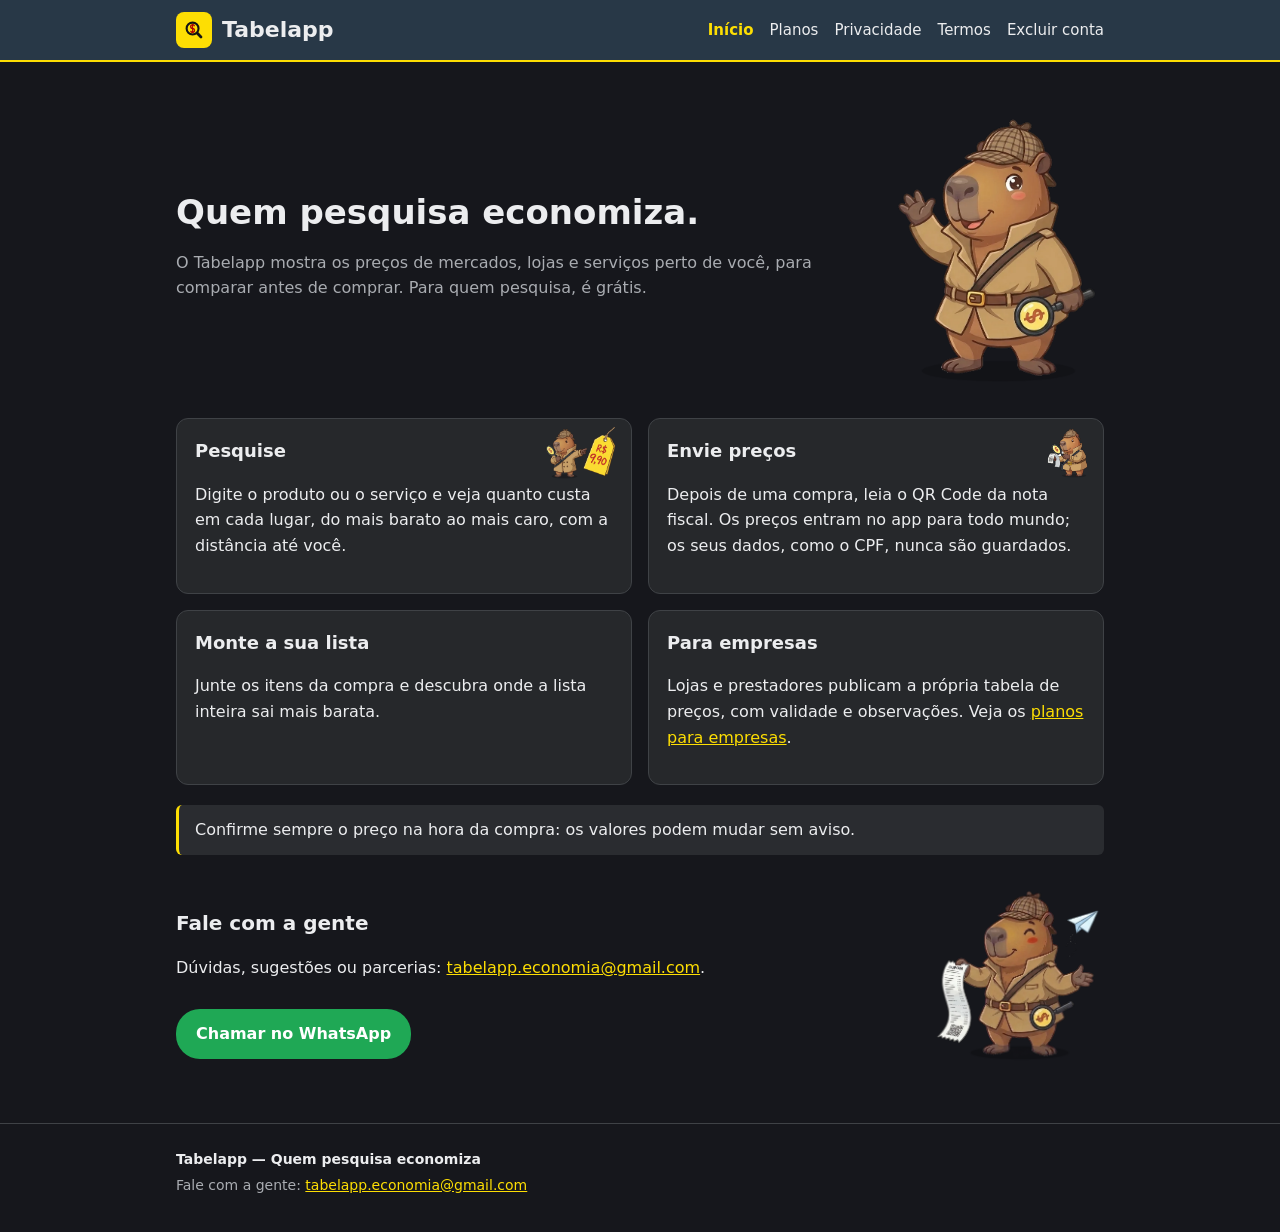
<file: site/index.html>
<!doctype html>
<html lang="pt-BR">
<head>
<meta charset="utf-8">
<meta name="viewport" content="width=device-width, initial-scale=1">
<title>Tabelapp — Quem pesquisa economiza</title>
<meta name="description" content="Compare preços de mercados, lojas e serviços perto de você antes de comprar. Grátis para quem pesquisa.">
<meta name="theme-color" content="#283847">
<link rel="icon" href="data:image/svg+xml,<svg viewBox='0 0 108 108' fill='none' stroke-linecap='round'><rect width='108' height='108' rx='24' fill='%23FDDE03'/><g transform='translate(2 4) translate(54 54) scale(1.05) translate(-54 -54)'><path d='M61,59 L72,70' stroke='%23141414' stroke-width='8'/><path d='M31,46 A17,17 0 1,1 65,46 A17,17 0 1,1 31,46 Z' fill='%23FDDE03' stroke='%23141414' stroke-width='6'/><path d='M48,34.5 L48,57.5' stroke='%23B00000' stroke-width='3'/><path d='M52.8,37.8 A5.5,5.5 0 1,0 48,46 A5.5,5.5 0 1,1 43.2,54.2' stroke='%23B00000' stroke-width='4'/></g></svg>">
<link rel="stylesheet" href="style.css?v=efd0feaf">
<script src="config.js" defer></script>
</head>
<body>
<header class="topo"><div class="barra">
<a class="marca" href="index.html"><svg viewBox="0 0 108 108" aria-hidden="true" fill="none" stroke-linecap="round"><rect width="108" height="108" rx="24" fill="#FDDE03"/><g transform="translate(2 4) translate(54 54) scale(1.05) translate(-54 -54)"><path d="M61,59 L72,70" stroke="#141414" stroke-width="8"/><path d="M31,46 A17,17 0 1,1 65,46 A17,17 0 1,1 31,46 Z" fill="#FDDE03" stroke="#141414" stroke-width="6"/><path d="M48,34.5 L48,57.5" stroke="#B00000" stroke-width="3"/><path d="M52.8,37.8 A5.5,5.5 0 1,0 48,46 A5.5,5.5 0 1,1 43.2,54.2" stroke="#B00000" stroke-width="4"/></g></svg><span>Tabelapp</span></a>
<nav aria-label="Páginas"><a href="index.html" aria-current="page">Início</a> <a href="planos.html">Planos</a> <a href="privacidade.html">Privacidade</a> <a href="termos.html">Termos</a> <a href="excluir-conta.html">Excluir conta</a></nav>
</div></header>
<main>
<section class="hero ilustrada">
<div class="texto-ilustrado">
<h1>Quem pesquisa economiza.</h1>
<p class="sub">O Tabelapp mostra os preços de mercados, lojas e serviços perto de você, para comparar antes de comprar. Para quem pesquisa, é grátis.</p>
</div>
<img class="ilustra ilustra-topo" src="img/tabelinha-acenando.webp" width="569" height="742" alt="Tabelinha, a capivara detetive do Tabelapp, acenando com uma lupa" fetchpriority="high" decoding="async">
</section>

<div class="grade">
<div class="cartao com-ilustra">
<img class="ilustra ilustra-cartao" src="img/tabelinha-etiqueta-preco.webp" width="900" height="639" alt="Tabelinha, a capivara detetive do Tabelapp, apontando para uma etiqueta de preço de R$ 9,90" loading="lazy" decoding="async">
<div class="texto-cartao">
<h3>Pesquise</h3>
<p>Digite o produto ou o serviço e veja quanto custa em cada lugar, do mais barato ao mais caro, com a distância até você.</p>
</div>
</div>
<div class="cartao com-ilustra">
<img class="ilustra ilustra-cartao" src="img/tabelinha-lupa-cupom.webp" width="609" height="735" alt="Tabelinha, a capivara detetive do Tabelapp, olhando um cupom fiscal com a lupa" loading="lazy" decoding="async">
<div class="texto-cartao">
<h3>Envie preços</h3>
<p>Depois de uma compra, leia o QR Code da nota fiscal. Os preços entram no app para todo mundo; os seus dados, como o CPF, nunca são guardados.</p>
</div>
</div>
<div class="cartao">
<h3>Monte a sua lista</h3>
<p>Junte os itens da compra e descubra onde a lista inteira sai mais barata.</p>
</div>
<div class="cartao">
<h3>Para empresas</h3>
<p>Lojas e prestadores publicam a própria tabela de preços, com validade e observações. Veja os <a href="planos.html">planos para empresas</a>.</p>
</div>
</div>

<div class="aviso">Confirme sempre o preço na hora da compra: os valores podem mudar sem aviso.</div>

<section class="ilustrada">
<div class="texto-ilustrado">
<h2>Fale com a gente</h2>
<p>Dúvidas, sugestões ou parcerias: <a href="mailto:tabelapp.economia@gmail.com?subject=Contato%20pelo%20site">tabelapp.economia@gmail.com</a>.</p>
<p><a class="botao whatsapp" data-whatsapp="Olá! Vim pelo site do Tabelapp." hidden>Chamar no WhatsApp</a></p>
</div>
<img class="ilustra ilustra-lado" src="img/tabelinha-compartilhando-nota.webp" width="714" height="742" alt="Tabelinha, a capivara detetive do Tabelapp, segurando um cupom fiscal e enviando um avião de papel" loading="lazy" decoding="async">
</section>
</main>
<footer><div class="barra">
<p><strong>Tabelapp — Quem pesquisa economiza</strong></p>
<p>Fale com a gente: <a href="mailto:tabelapp.economia@gmail.com">tabelapp.economia@gmail.com</a></p>
</div></footer>
</body>
</html>
</file>
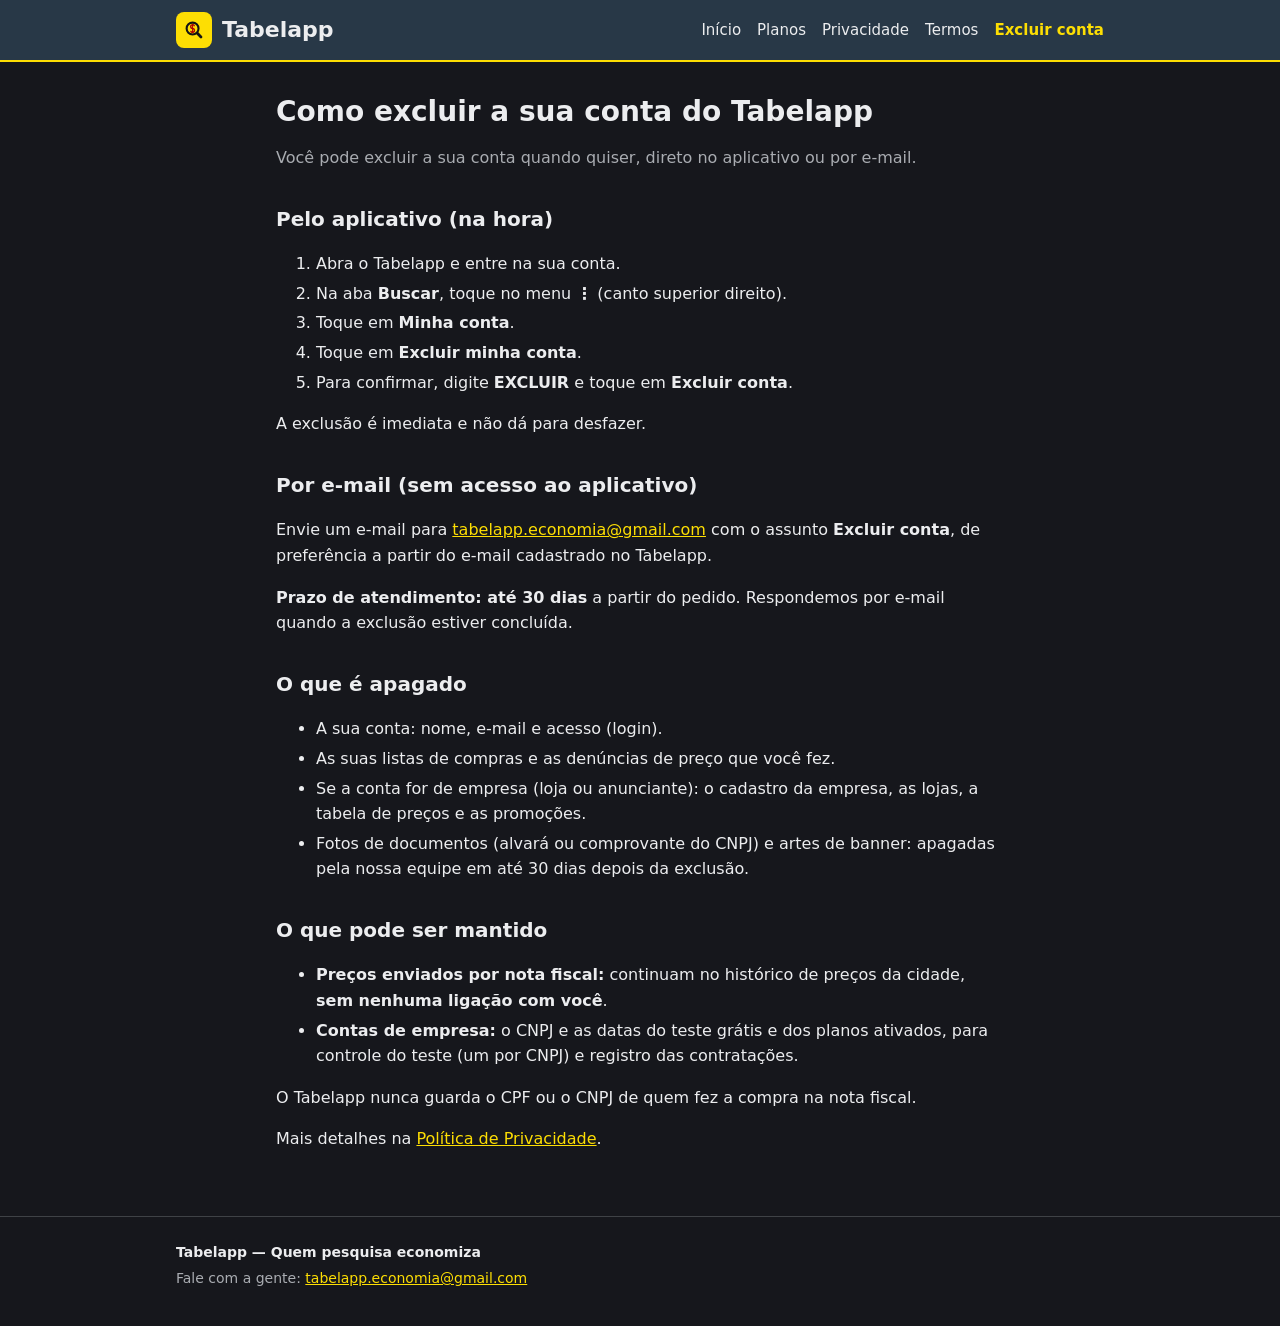
<file: site/excluir-conta.html>
<!doctype html>
<html lang="pt-BR">
<head>
<meta charset="utf-8">
<meta name="viewport" content="width=device-width, initial-scale=1">
<title>Excluir conta — Tabelapp</title>
<meta name="description" content="Como excluir a sua conta do Tabelapp e os seus dados, pelo app ou por e-mail.">
<meta name="theme-color" content="#283847">
<link rel="icon" href="data:image/svg+xml,<svg viewBox='0 0 108 108' fill='none' stroke-linecap='round'><rect width='108' height='108' rx='24' fill='%23FDDE03'/><g transform='translate(2 4) translate(54 54) scale(1.05) translate(-54 -54)'><path d='M61,59 L72,70' stroke='%23141414' stroke-width='8'/><path d='M31,46 A17,17 0 1,1 65,46 A17,17 0 1,1 31,46 Z' fill='%23FDDE03' stroke='%23141414' stroke-width='6'/><path d='M48,34.5 L48,57.5' stroke='%23B00000' stroke-width='3'/><path d='M52.8,37.8 A5.5,5.5 0 1,0 48,46 A5.5,5.5 0 1,1 43.2,54.2' stroke='%23B00000' stroke-width='4'/></g></svg>">
<link rel="stylesheet" href="style.css?v=efd0feaf">
<script src="config.js" defer></script>
</head>
<body>
<header class="topo"><div class="barra">
<a class="marca" href="index.html"><svg viewBox="0 0 108 108" aria-hidden="true" fill="none" stroke-linecap="round"><rect width="108" height="108" rx="24" fill="#FDDE03"/><g transform="translate(2 4) translate(54 54) scale(1.05) translate(-54 -54)"><path d="M61,59 L72,70" stroke="#141414" stroke-width="8"/><path d="M31,46 A17,17 0 1,1 65,46 A17,17 0 1,1 31,46 Z" fill="#FDDE03" stroke="#141414" stroke-width="6"/><path d="M48,34.5 L48,57.5" stroke="#B00000" stroke-width="3"/><path d="M52.8,37.8 A5.5,5.5 0 1,0 48,46 A5.5,5.5 0 1,1 43.2,54.2" stroke="#B00000" stroke-width="4"/></g></svg><span>Tabelapp</span></a>
<nav aria-label="Páginas"><a href="index.html">Início</a> <a href="planos.html">Planos</a> <a href="privacidade.html">Privacidade</a> <a href="termos.html">Termos</a> <a href="excluir-conta.html" aria-current="page">Excluir conta</a></nav>
</div></header>
<main class="texto">
<h1>Como excluir a sua conta do Tabelapp</h1>
<p class="sub">Você pode excluir a sua conta quando quiser, direto no aplicativo ou por e-mail.</p>

<h2>Pelo aplicativo (na hora)</h2>
<ol>
<li>Abra o Tabelapp e entre na sua conta.</li>
<li>Na aba <strong>Buscar</strong>, toque no menu <strong>⋮</strong> (canto superior direito).</li>
<li>Toque em <strong>Minha conta</strong>.</li>
<li>Toque em <strong>Excluir minha conta</strong>.</li>
<li>Para confirmar, digite <strong>EXCLUIR</strong> e toque em <strong>Excluir conta</strong>.</li>
</ol>
<p>A exclusão é imediata e não dá para desfazer.</p>

<h2>Por e-mail (sem acesso ao aplicativo)</h2>
<p>Envie um e-mail para <a href="mailto:tabelapp.economia@gmail.com?subject=Excluir%20conta">tabelapp.economia@gmail.com</a> com o assunto <strong>Excluir conta</strong>, de preferência a partir do e-mail cadastrado no Tabelapp.</p>
<p><strong>Prazo de atendimento: até 30 dias</strong> a partir do pedido. Respondemos por e-mail quando a exclusão estiver concluída.</p>

<h2>O que é apagado</h2>
<ul>
<li>A sua conta: nome, e-mail e acesso (login).</li>
<li>As suas listas de compras e as denúncias de preço que você fez.</li>
<li>Se a conta for de empresa (loja ou anunciante): o cadastro da empresa, as lojas, a tabela de preços e as promoções.</li>
<li>Fotos de documentos (alvará ou comprovante do CNPJ) e artes de banner: apagadas pela nossa equipe em até 30 dias depois da exclusão.</li>
</ul>

<h2>O que pode ser mantido</h2>
<ul>
<li><strong>Preços enviados por nota fiscal:</strong> continuam no histórico de preços da cidade, <strong>sem nenhuma ligação com você</strong>.</li>
<li><strong>Contas de empresa:</strong> o CNPJ e as datas do teste grátis e dos planos ativados, para controle do teste (um por CNPJ) e registro das contratações.</li>
</ul>
<p>O Tabelapp nunca guarda o CPF ou o CNPJ de quem fez a compra na nota fiscal.</p>

<p>Mais detalhes na <a href="privacidade.html">Política de Privacidade</a>.</p>
</main>
<footer><div class="barra">
<p><strong>Tabelapp — Quem pesquisa economiza</strong></p>
<p>Fale com a gente: <a href="mailto:tabelapp.economia@gmail.com">tabelapp.economia@gmail.com</a></p>
</div></footer>
</body>
</html>
</file>
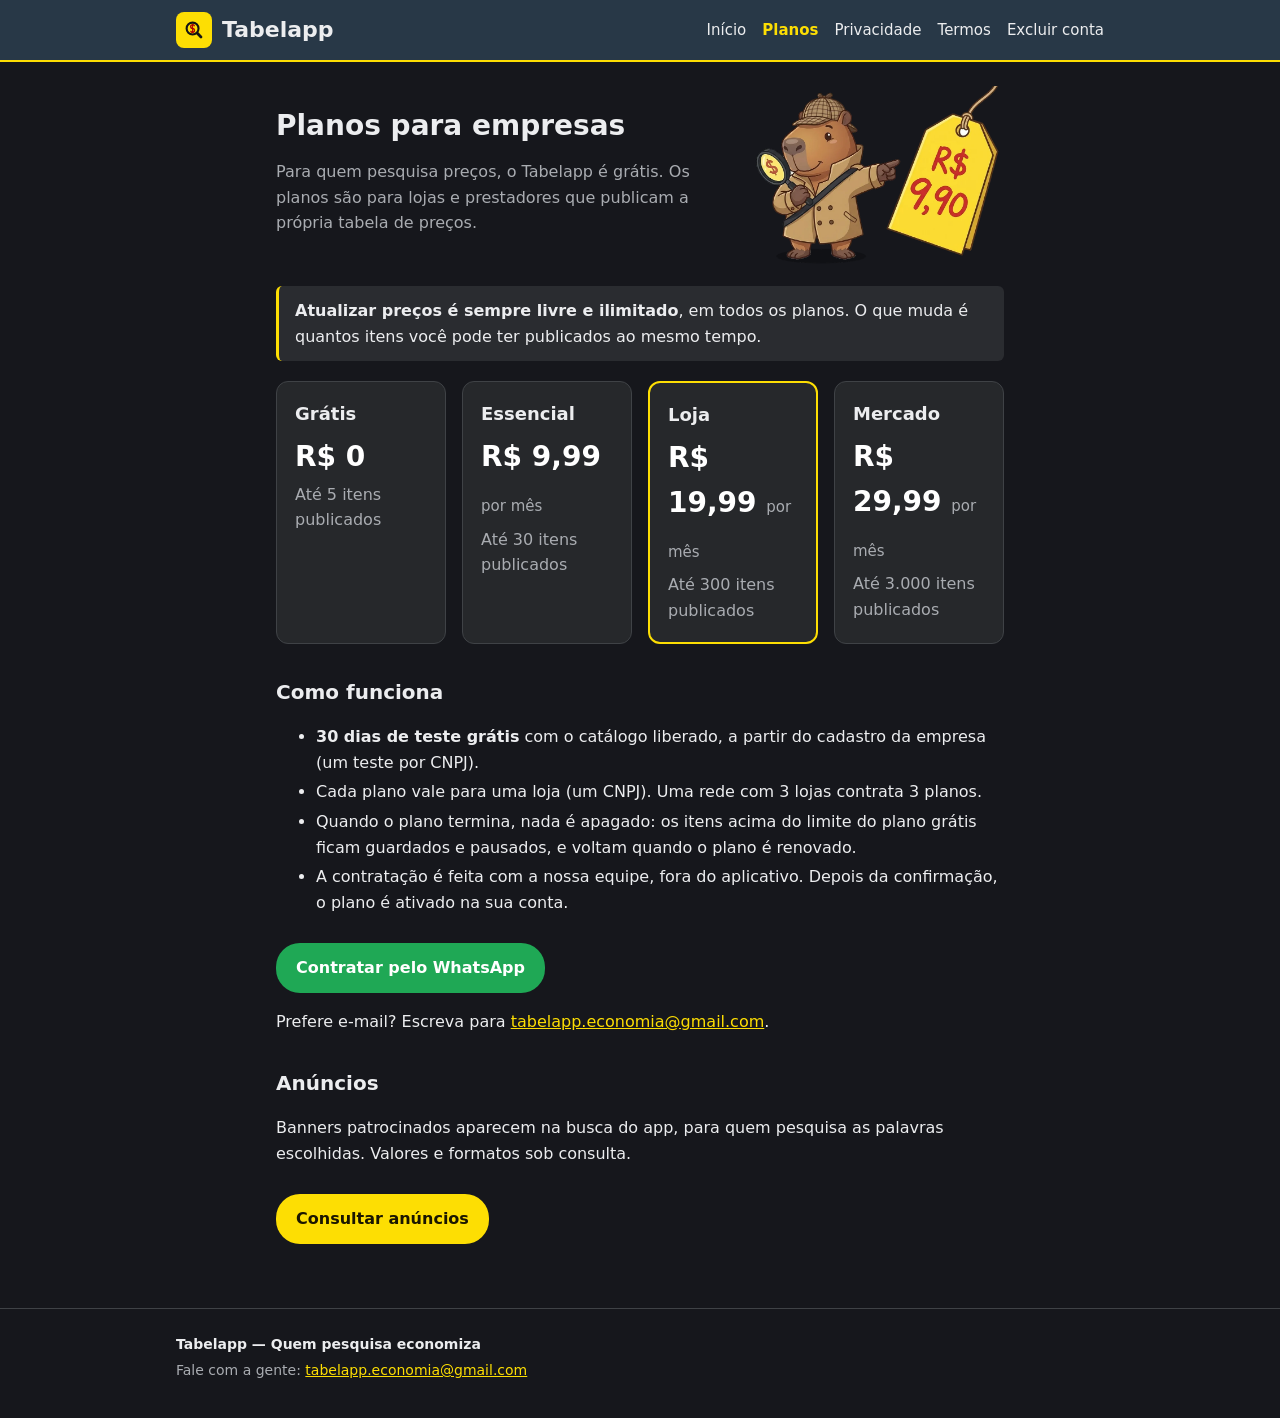
<file: site/planos.html>
<!doctype html>
<html lang="pt-BR">
<head>
<meta charset="utf-8">
<meta name="viewport" content="width=device-width, initial-scale=1">
<title>Planos para empresas — Tabelapp</title>
<meta name="description" content="Planos do Tabelapp para lojas e prestadores: quantos itens ficam publicados ao mesmo tempo. Atualizar preços é sempre livre.">
<meta name="theme-color" content="#283847">
<link rel="icon" href="data:image/svg+xml,<svg viewBox='0 0 108 108' fill='none' stroke-linecap='round'><rect width='108' height='108' rx='24' fill='%23FDDE03'/><g transform='translate(2 4) translate(54 54) scale(1.05) translate(-54 -54)'><path d='M61,59 L72,70' stroke='%23141414' stroke-width='8'/><path d='M31,46 A17,17 0 1,1 65,46 A17,17 0 1,1 31,46 Z' fill='%23FDDE03' stroke='%23141414' stroke-width='6'/><path d='M48,34.5 L48,57.5' stroke='%23B00000' stroke-width='3'/><path d='M52.8,37.8 A5.5,5.5 0 1,0 48,46 A5.5,5.5 0 1,1 43.2,54.2' stroke='%23B00000' stroke-width='4'/></g></svg>">
<link rel="stylesheet" href="style.css?v=efd0feaf">
<script src="config.js" defer></script>
</head>
<body>
<header class="topo"><div class="barra">
<a class="marca" href="index.html"><svg viewBox="0 0 108 108" aria-hidden="true" fill="none" stroke-linecap="round"><rect width="108" height="108" rx="24" fill="#FDDE03"/><g transform="translate(2 4) translate(54 54) scale(1.05) translate(-54 -54)"><path d="M61,59 L72,70" stroke="#141414" stroke-width="8"/><path d="M31,46 A17,17 0 1,1 65,46 A17,17 0 1,1 31,46 Z" fill="#FDDE03" stroke="#141414" stroke-width="6"/><path d="M48,34.5 L48,57.5" stroke="#B00000" stroke-width="3"/><path d="M52.8,37.8 A5.5,5.5 0 1,0 48,46 A5.5,5.5 0 1,1 43.2,54.2" stroke="#B00000" stroke-width="4"/></g></svg><span>Tabelapp</span></a>
<nav aria-label="Páginas"><a href="index.html">Início</a> <a href="planos.html" aria-current="page">Planos</a> <a href="privacidade.html">Privacidade</a> <a href="termos.html">Termos</a> <a href="excluir-conta.html">Excluir conta</a></nav>
</div></header>
<main class="texto">
<section class="ilustrada">
<div class="texto-ilustrado">
<h1>Planos para empresas</h1>
<p class="sub">Para quem pesquisa preços, o Tabelapp é grátis. Os planos são para lojas e prestadores que publicam a própria tabela de preços.</p>
</div>
<img class="ilustra ilustra-lado" src="img/tabelinha-etiqueta-preco.webp" width="900" height="639" alt="Tabelinha, a capivara detetive do Tabelapp, apontando para uma etiqueta de preço de R$ 9,90" fetchpriority="high" decoding="async">
</section>

<div class="aviso"><strong>Atualizar preços é sempre livre e ilimitado</strong>, em todos os planos. O que muda é quantos itens você pode ter publicados ao mesmo tempo.</div>

<div class="grade quatro">
<div class="cartao">
<h3>Grátis</h3>
<p class="preco">R$ 0</p>
<p class="itens">Até 5 itens publicados</p>
</div>
<div class="cartao">
<h3>Essencial</h3>
<p class="preco">R$ 9,99 <small>por mês</small></p>
<p class="itens">Até 30 itens publicados</p>
</div>
<div class="cartao destaque">
<h3>Loja</h3>
<p class="preco">R$ 19,99 <small>por mês</small></p>
<p class="itens">Até 300 itens publicados</p>
</div>
<div class="cartao">
<h3>Mercado</h3>
<p class="preco">R$ 29,99 <small>por mês</small></p>
<p class="itens">Até 3.000 itens publicados</p>
</div>
</div>

<h2>Como funciona</h2>
<ul>
<li><strong>30 dias de teste grátis</strong> com o catálogo liberado, a partir do cadastro da empresa (um teste por CNPJ).</li>
<li>Cada plano vale para uma loja (um CNPJ). Uma rede com 3 lojas contrata 3 planos.</li>
<li>Quando o plano termina, nada é apagado: os itens acima do limite do plano grátis ficam guardados e pausados, e voltam quando o plano é renovado.</li>
<li>A contratação é feita com a nossa equipe, fora do aplicativo. Depois da confirmação, o plano é ativado na sua conta.</li>
</ul>
<p><a class="botao whatsapp" data-whatsapp="Olá! Quero contratar um plano do Tabelapp. Nome da empresa: " hidden>Contratar pelo WhatsApp</a></p>
<p>Prefere e-mail? Escreva para <a href="mailto:tabelapp.economia@gmail.com?subject=Quero%20contratar%20um%20plano%20do%20Tabelapp">tabelapp.economia@gmail.com</a>.</p>

<h2>Anúncios</h2>
<p>Banners patrocinados aparecem na busca do app, para quem pesquisa as palavras escolhidas. Valores e formatos sob consulta.</p>
<p><a class="botao" data-whatsapp="Olá! Quero saber como anunciar no Tabelapp." hidden>Consultar anúncios</a></p>
</main>
<footer><div class="barra">
<p><strong>Tabelapp — Quem pesquisa economiza</strong></p>
<p>Fale com a gente: <a href="mailto:tabelapp.economia@gmail.com">tabelapp.economia@gmail.com</a></p>
</div></footer>
</body>
</html>
</file>
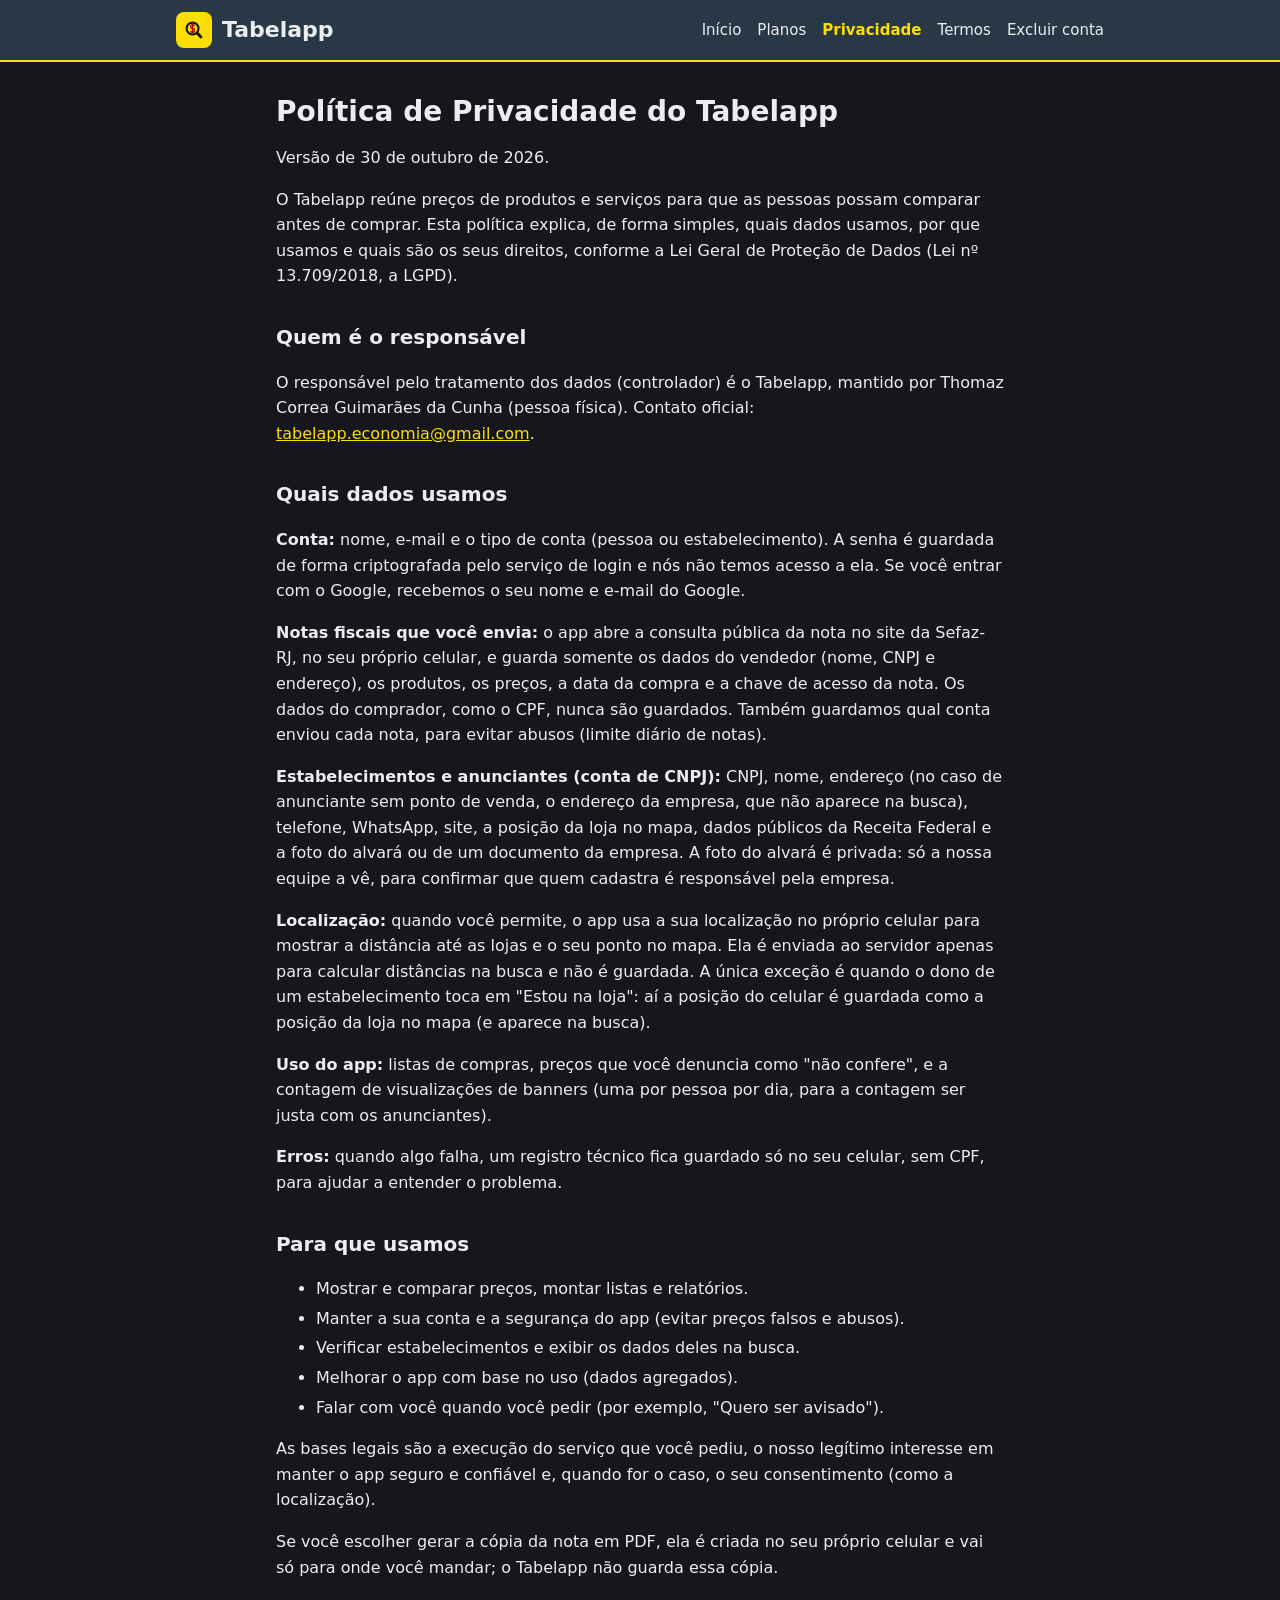
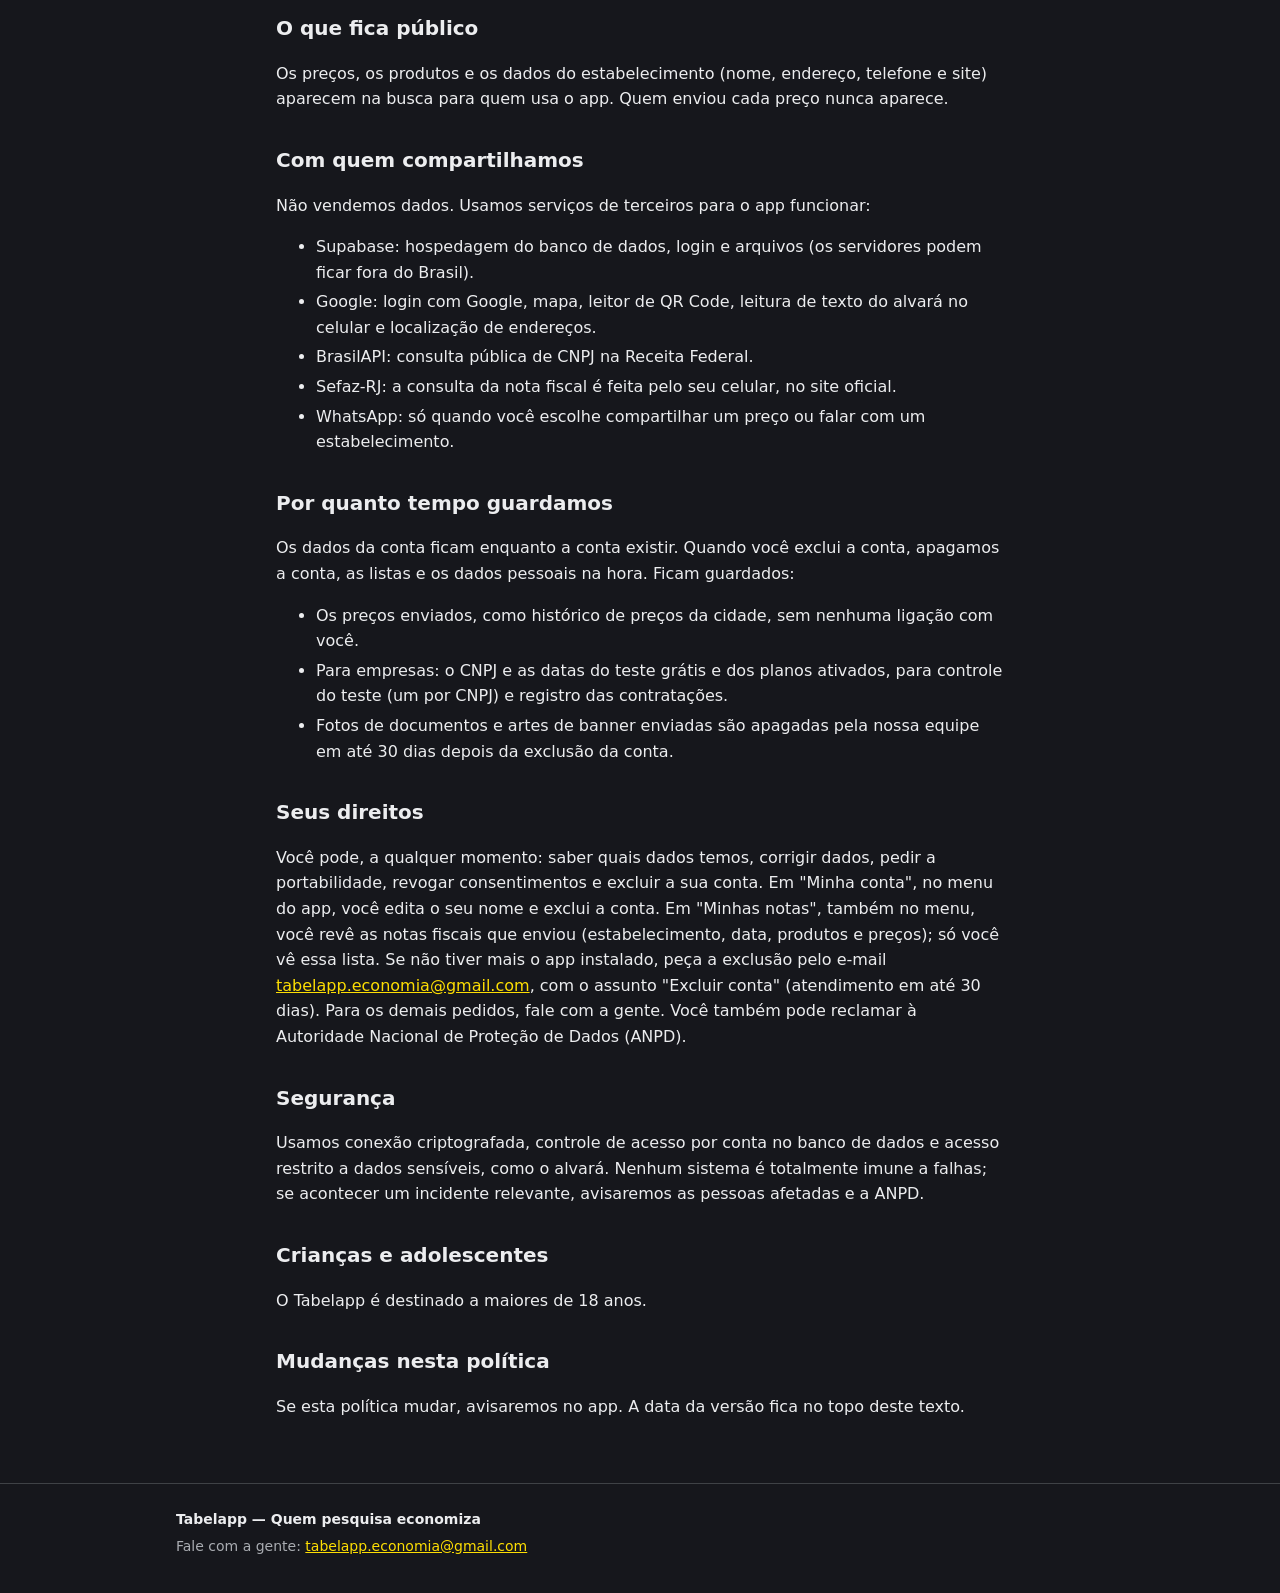
<file: site/privacidade.html>
<!doctype html>
<html lang="pt-BR">
<head>
<meta charset="utf-8">
<meta name="viewport" content="width=device-width, initial-scale=1">
<title>Política de Privacidade do Tabelapp</title>
<meta name="description" content="Tabelapp: compare preços de mercados, lojas e serviços perto de você antes de comprar.">
<meta name="theme-color" content="#283847">
<link rel="icon" href="data:image/svg+xml,<svg viewBox='0 0 108 108' fill='none' stroke-linecap='round'><rect width='108' height='108' rx='24' fill='%23FDDE03'/><g transform='translate(2 4) translate(54 54) scale(1.05) translate(-54 -54)'><path d='M61,59 L72,70' stroke='%23141414' stroke-width='8'/><path d='M31,46 A17,17 0 1,1 65,46 A17,17 0 1,1 31,46 Z' fill='%23FDDE03' stroke='%23141414' stroke-width='6'/><path d='M48,34.5 L48,57.5' stroke='%23B00000' stroke-width='3'/><path d='M52.8,37.8 A5.5,5.5 0 1,0 48,46 A5.5,5.5 0 1,1 43.2,54.2' stroke='%23B00000' stroke-width='4'/></g></svg>">
<link rel="stylesheet" href="style.css?v=efd0feaf">
<script src="config.js" defer></script>
</head>
<body>
<header class="topo"><div class="barra">
<a class="marca" href="index.html"><svg viewBox="0 0 108 108" aria-hidden="true" fill="none" stroke-linecap="round"><rect width="108" height="108" rx="24" fill="#FDDE03"/><g transform="translate(2 4) translate(54 54) scale(1.05) translate(-54 -54)"><path d="M61,59 L72,70" stroke="#141414" stroke-width="8"/><path d="M31,46 A17,17 0 1,1 65,46 A17,17 0 1,1 31,46 Z" fill="#FDDE03" stroke="#141414" stroke-width="6"/><path d="M48,34.5 L48,57.5" stroke="#B00000" stroke-width="3"/><path d="M52.8,37.8 A5.5,5.5 0 1,0 48,46 A5.5,5.5 0 1,1 43.2,54.2" stroke="#B00000" stroke-width="4"/></g></svg><span>Tabelapp</span></a>
<nav aria-label="Páginas"><a href="index.html">Início</a> <a href="planos.html">Planos</a> <a href="privacidade.html" aria-current="page">Privacidade</a> <a href="termos.html">Termos</a> <a href="excluir-conta.html">Excluir conta</a></nav>
</div></header>
<main class="texto">
<h1>Política de Privacidade do Tabelapp</h1>
<p>Versão de 30 de outubro de 2026.</p>
<p>O Tabelapp reúne preços de produtos e serviços para que as pessoas possam comparar antes de comprar. Esta política explica, de forma simples, quais dados usamos, por que usamos e quais são os seus direitos, conforme a Lei Geral de Proteção de Dados (Lei nº 13.709/2018, a LGPD).</p>
<h2>Quem é o responsável</h2>
<p>O responsável pelo tratamento dos dados (controlador) é o Tabelapp, mantido por Thomaz Correa Guimarães da Cunha (pessoa física). Contato oficial: <a href="mailto:tabelapp.economia@gmail.com">tabelapp.economia@gmail.com</a>.</p>
<h2>Quais dados usamos</h2>
<p><strong>Conta:</strong> nome, e-mail e o tipo de conta (pessoa ou estabelecimento). A senha é guardada de forma criptografada pelo serviço de login e nós não temos acesso a ela. Se você entrar com o Google, recebemos o seu nome e e-mail do Google.</p>
<p><strong>Notas fiscais que você envia:</strong> o app abre a consulta pública da nota no site da Sefaz-RJ, no seu próprio celular, e guarda somente os dados do vendedor (nome, CNPJ e endereço), os produtos, os preços, a data da compra e a chave de acesso da nota. Os dados do comprador, como o CPF, nunca são guardados. Também guardamos qual conta enviou cada nota, para evitar abusos (limite diário de notas).</p>
<p><strong>Estabelecimentos e anunciantes (conta de CNPJ):</strong> CNPJ, nome, endereço (no caso de anunciante sem ponto de venda, o endereço da empresa, que não aparece na busca), telefone, WhatsApp, site, a posição da loja no mapa, dados públicos da Receita Federal e a foto do alvará ou de um documento da empresa. A foto do alvará é privada: só a nossa equipe a vê, para confirmar que quem cadastra é responsável pela empresa.</p>
<p><strong>Localização:</strong> quando você permite, o app usa a sua localização no próprio celular para mostrar a distância até as lojas e o seu ponto no mapa. Ela é enviada ao servidor apenas para calcular distâncias na busca e não é guardada. A única exceção é quando o dono de um estabelecimento toca em &quot;Estou na loja&quot;: aí a posição do celular é guardada como a posição da loja no mapa (e aparece na busca).</p>
<p><strong>Uso do app:</strong> listas de compras, preços que você denuncia como &quot;não confere&quot;, e a contagem de visualizações de banners (uma por pessoa por dia, para a contagem ser justa com os anunciantes).</p>
<p><strong>Erros:</strong> quando algo falha, um registro técnico fica guardado só no seu celular, sem CPF, para ajudar a entender o problema.</p>
<h2>Para que usamos</h2>
<ul>
<li>Mostrar e comparar preços, montar listas e relatórios.</li>
<li>Manter a sua conta e a segurança do app (evitar preços falsos e abusos).</li>
<li>Verificar estabelecimentos e exibir os dados deles na busca.</li>
<li>Melhorar o app com base no uso (dados agregados).</li>
<li>Falar com você quando você pedir (por exemplo, &quot;Quero ser avisado&quot;).</li>
</ul>
<p>As bases legais são a execução do serviço que você pediu, o nosso legítimo interesse em manter o app seguro e confiável e, quando for o caso, o seu consentimento (como a localização).</p>
<p>Se você escolher gerar a cópia da nota em PDF, ela é criada no seu próprio celular e vai só para onde você mandar; o Tabelapp não guarda essa cópia.</p>
<h2>O que fica público</h2>
<p>Os preços, os produtos e os dados do estabelecimento (nome, endereço, telefone e site) aparecem na busca para quem usa o app. Quem enviou cada preço nunca aparece.</p>
<h2>Com quem compartilhamos</h2>
<p>Não vendemos dados. Usamos serviços de terceiros para o app funcionar:</p>
<ul>
<li>Supabase: hospedagem do banco de dados, login e arquivos (os servidores podem ficar fora do Brasil).</li>
<li>Google: login com Google, mapa, leitor de QR Code, leitura de texto do alvará no celular e localização de endereços.</li>
<li>BrasilAPI: consulta pública de CNPJ na Receita Federal.</li>
<li>Sefaz-RJ: a consulta da nota fiscal é feita pelo seu celular, no site oficial.</li>
<li>WhatsApp: só quando você escolhe compartilhar um preço ou falar com um estabelecimento.</li>
</ul>
<h2>Por quanto tempo guardamos</h2>
<p>Os dados da conta ficam enquanto a conta existir. Quando você exclui a conta, apagamos a conta, as listas e os dados pessoais na hora. Ficam guardados:</p>
<ul>
<li>Os preços enviados, como histórico de preços da cidade, sem nenhuma ligação com você.</li>
<li>Para empresas: o CNPJ e as datas do teste grátis e dos planos ativados, para controle do teste (um por CNPJ) e registro das contratações.</li>
<li>Fotos de documentos e artes de banner enviadas são apagadas pela nossa equipe em até 30 dias depois da exclusão da conta.</li>
</ul>
<h2>Seus direitos</h2>
<p>Você pode, a qualquer momento: saber quais dados temos, corrigir dados, pedir a portabilidade, revogar consentimentos e excluir a sua conta. Em &quot;Minha conta&quot;, no menu do app, você edita o seu nome e exclui a conta. Em &quot;Minhas notas&quot;, também no menu, você revê as notas fiscais que enviou (estabelecimento, data, produtos e preços); só você vê essa lista. Se não tiver mais o app instalado, peça a exclusão pelo e-mail <a href="mailto:tabelapp.economia@gmail.com">tabelapp.economia@gmail.com</a>, com o assunto &quot;Excluir conta&quot; (atendimento em até 30 dias). Para os demais pedidos, fale com a gente. Você também pode reclamar à Autoridade Nacional de Proteção de Dados (ANPD).</p>
<h2>Segurança</h2>
<p>Usamos conexão criptografada, controle de acesso por conta no banco de dados e acesso restrito a dados sensíveis, como o alvará. Nenhum sistema é totalmente imune a falhas; se acontecer um incidente relevante, avisaremos as pessoas afetadas e a ANPD.</p>
<h2>Crianças e adolescentes</h2>
<p>O Tabelapp é destinado a maiores de 18 anos.</p>
<h2>Mudanças nesta política</h2>
<p>Se esta política mudar, avisaremos no app. A data da versão fica no topo deste texto.</p>
</main>
<footer><div class="barra">
<p><strong>Tabelapp — Quem pesquisa economiza</strong></p>
<p>Fale com a gente: <a href="mailto:tabelapp.economia@gmail.com">tabelapp.economia@gmail.com</a></p>
</div></footer>
</body>
</html>
</file>
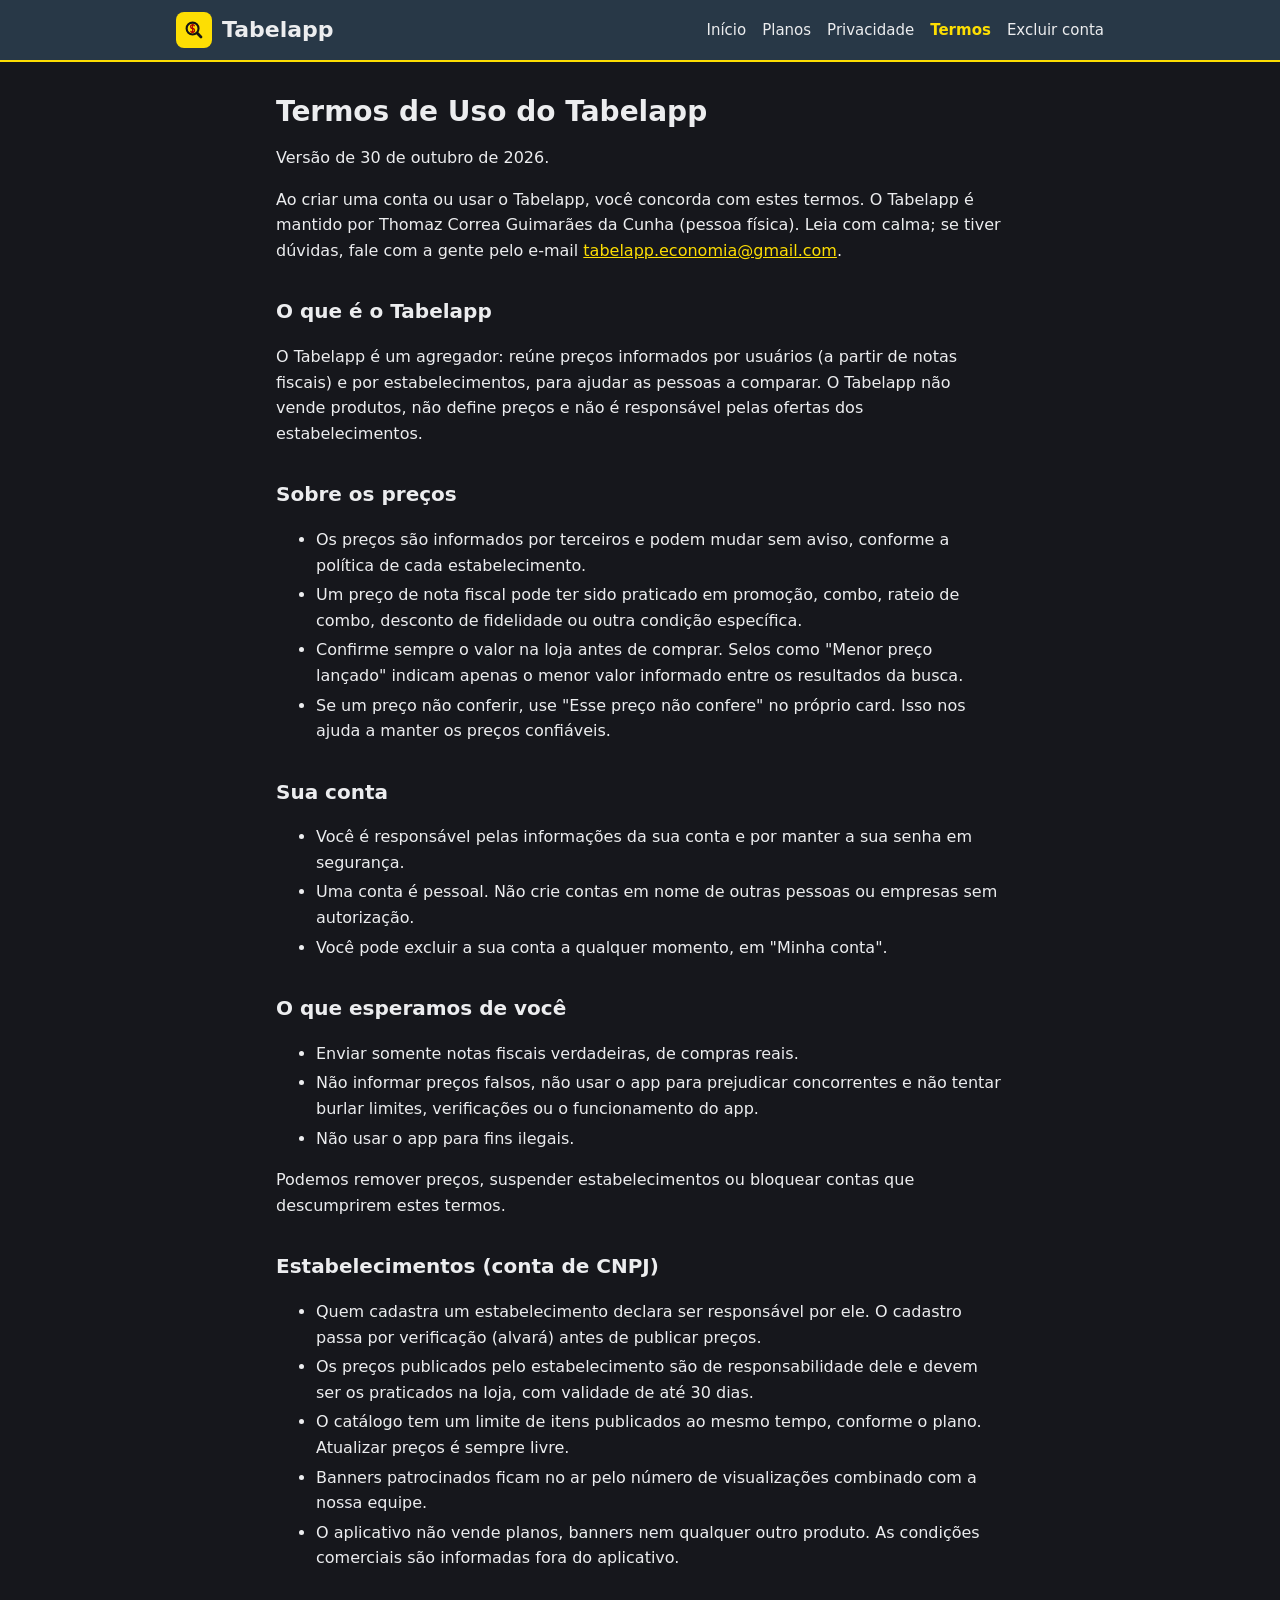
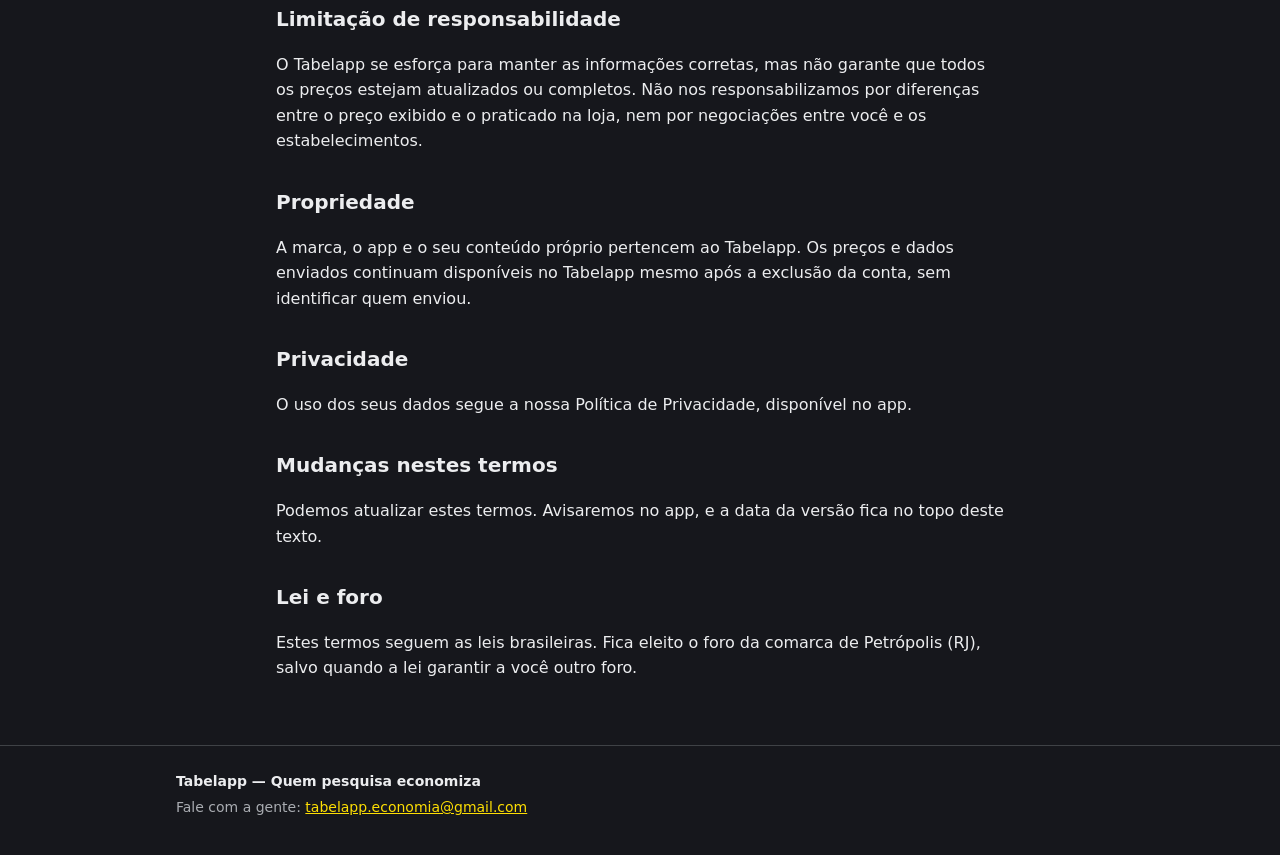
<file: site/termos.html>
<!doctype html>
<html lang="pt-BR">
<head>
<meta charset="utf-8">
<meta name="viewport" content="width=device-width, initial-scale=1">
<title>Termos de Uso do Tabelapp</title>
<meta name="description" content="Tabelapp: compare preços de mercados, lojas e serviços perto de você antes de comprar.">
<meta name="theme-color" content="#283847">
<link rel="icon" href="data:image/svg+xml,<svg viewBox='0 0 108 108' fill='none' stroke-linecap='round'><rect width='108' height='108' rx='24' fill='%23FDDE03'/><g transform='translate(2 4) translate(54 54) scale(1.05) translate(-54 -54)'><path d='M61,59 L72,70' stroke='%23141414' stroke-width='8'/><path d='M31,46 A17,17 0 1,1 65,46 A17,17 0 1,1 31,46 Z' fill='%23FDDE03' stroke='%23141414' stroke-width='6'/><path d='M48,34.5 L48,57.5' stroke='%23B00000' stroke-width='3'/><path d='M52.8,37.8 A5.5,5.5 0 1,0 48,46 A5.5,5.5 0 1,1 43.2,54.2' stroke='%23B00000' stroke-width='4'/></g></svg>">
<link rel="stylesheet" href="style.css?v=efd0feaf">
<script src="config.js" defer></script>
</head>
<body>
<header class="topo"><div class="barra">
<a class="marca" href="index.html"><svg viewBox="0 0 108 108" aria-hidden="true" fill="none" stroke-linecap="round"><rect width="108" height="108" rx="24" fill="#FDDE03"/><g transform="translate(2 4) translate(54 54) scale(1.05) translate(-54 -54)"><path d="M61,59 L72,70" stroke="#141414" stroke-width="8"/><path d="M31,46 A17,17 0 1,1 65,46 A17,17 0 1,1 31,46 Z" fill="#FDDE03" stroke="#141414" stroke-width="6"/><path d="M48,34.5 L48,57.5" stroke="#B00000" stroke-width="3"/><path d="M52.8,37.8 A5.5,5.5 0 1,0 48,46 A5.5,5.5 0 1,1 43.2,54.2" stroke="#B00000" stroke-width="4"/></g></svg><span>Tabelapp</span></a>
<nav aria-label="Páginas"><a href="index.html">Início</a> <a href="planos.html">Planos</a> <a href="privacidade.html">Privacidade</a> <a href="termos.html" aria-current="page">Termos</a> <a href="excluir-conta.html">Excluir conta</a></nav>
</div></header>
<main class="texto">
<h1>Termos de Uso do Tabelapp</h1>
<p>Versão de 30 de outubro de 2026.</p>
<p>Ao criar uma conta ou usar o Tabelapp, você concorda com estes termos. O Tabelapp é mantido por Thomaz Correa Guimarães da Cunha (pessoa física). Leia com calma; se tiver dúvidas, fale com a gente pelo e-mail <a href="mailto:tabelapp.economia@gmail.com">tabelapp.economia@gmail.com</a>.</p>
<h2>O que é o Tabelapp</h2>
<p>O Tabelapp é um agregador: reúne preços informados por usuários (a partir de notas fiscais) e por estabelecimentos, para ajudar as pessoas a comparar. O Tabelapp não vende produtos, não define preços e não é responsável pelas ofertas dos estabelecimentos.</p>
<h2>Sobre os preços</h2>
<ul>
<li>Os preços são informados por terceiros e podem mudar sem aviso, conforme a política de cada estabelecimento.</li>
<li>Um preço de nota fiscal pode ter sido praticado em promoção, combo, rateio de combo, desconto de fidelidade ou outra condição específica.</li>
<li>Confirme sempre o valor na loja antes de comprar. Selos como &quot;Menor preço lançado&quot; indicam apenas o menor valor informado entre os resultados da busca.</li>
<li>Se um preço não conferir, use &quot;Esse preço não confere&quot; no próprio card. Isso nos ajuda a manter os preços confiáveis.</li>
</ul>
<h2>Sua conta</h2>
<ul>
<li>Você é responsável pelas informações da sua conta e por manter a sua senha em segurança.</li>
<li>Uma conta é pessoal. Não crie contas em nome de outras pessoas ou empresas sem autorização.</li>
<li>Você pode excluir a sua conta a qualquer momento, em &quot;Minha conta&quot;.</li>
</ul>
<h2>O que esperamos de você</h2>
<ul>
<li>Enviar somente notas fiscais verdadeiras, de compras reais.</li>
<li>Não informar preços falsos, não usar o app para prejudicar concorrentes e não tentar burlar limites, verificações ou o funcionamento do app.</li>
<li>Não usar o app para fins ilegais.</li>
</ul>
<p>Podemos remover preços, suspender estabelecimentos ou bloquear contas que descumprirem estes termos.</p>
<h2>Estabelecimentos (conta de CNPJ)</h2>
<ul>
<li>Quem cadastra um estabelecimento declara ser responsável por ele. O cadastro passa por verificação (alvará) antes de publicar preços.</li>
<li>Os preços publicados pelo estabelecimento são de responsabilidade dele e devem ser os praticados na loja, com validade de até 30 dias.</li>
<li>O catálogo tem um limite de itens publicados ao mesmo tempo, conforme o plano. Atualizar preços é sempre livre.</li>
<li>Banners patrocinados ficam no ar pelo número de visualizações combinado com a nossa equipe.</li>
<li>O aplicativo não vende planos, banners nem qualquer outro produto. As condições comerciais são informadas fora do aplicativo.</li>
</ul>
<h2>Limitação de responsabilidade</h2>
<p>O Tabelapp se esforça para manter as informações corretas, mas não garante que todos os preços estejam atualizados ou completos. Não nos responsabilizamos por diferenças entre o preço exibido e o praticado na loja, nem por negociações entre você e os estabelecimentos.</p>
<h2>Propriedade</h2>
<p>A marca, o app e o seu conteúdo próprio pertencem ao Tabelapp. Os preços e dados enviados continuam disponíveis no Tabelapp mesmo após a exclusão da conta, sem identificar quem enviou.</p>
<h2>Privacidade</h2>
<p>O uso dos seus dados segue a nossa Política de Privacidade, disponível no app.</p>
<h2>Mudanças nestes termos</h2>
<p>Podemos atualizar estes termos. Avisaremos no app, e a data da versão fica no topo deste texto.</p>
<h2>Lei e foro</h2>
<p>Estes termos seguem as leis brasileiras. Fica eleito o foro da comarca de Petrópolis (RJ), salvo quando a lei garantir a você outro foro.</p>
</main>
<footer><div class="barra">
<p><strong>Tabelapp — Quem pesquisa economiza</strong></p>
<p>Fale com a gente: <a href="mailto:tabelapp.economia@gmail.com">tabelapp.economia@gmail.com</a></p>
</div></footer>
</body>
</html>
</file>
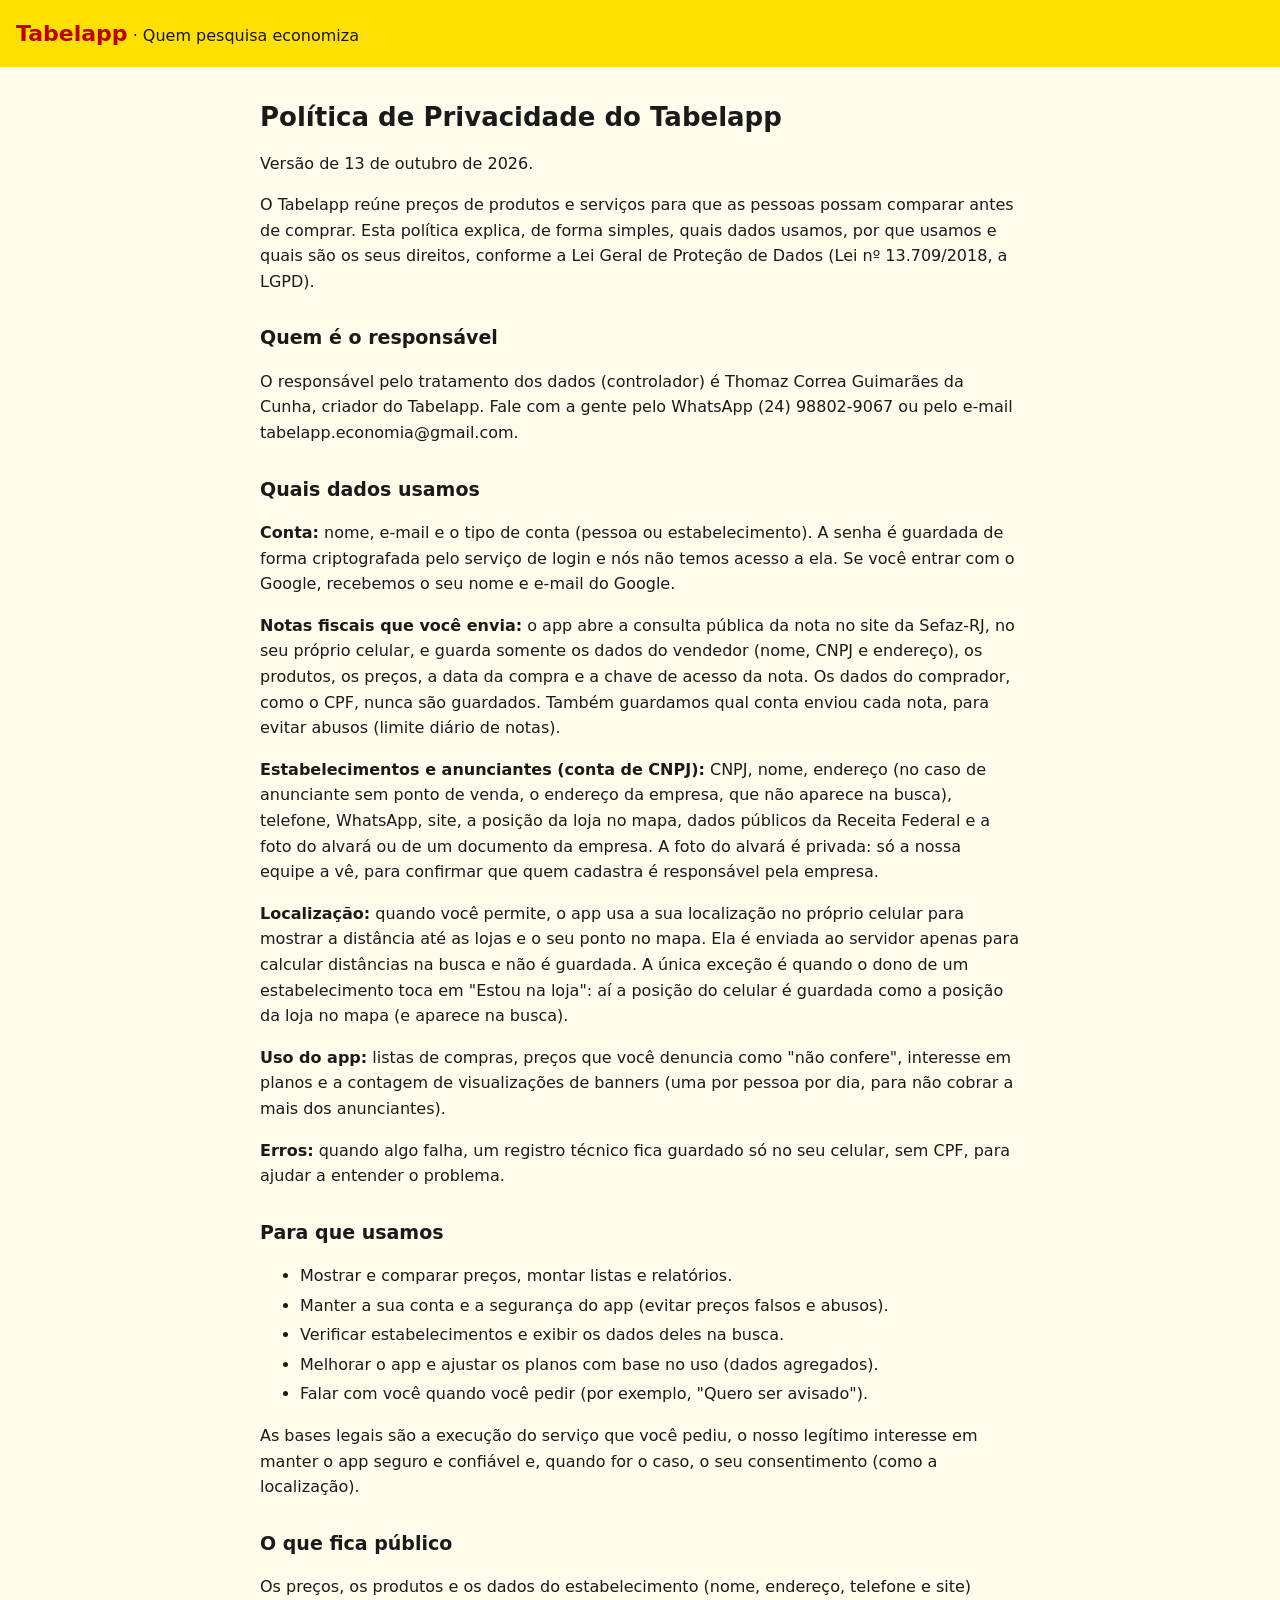
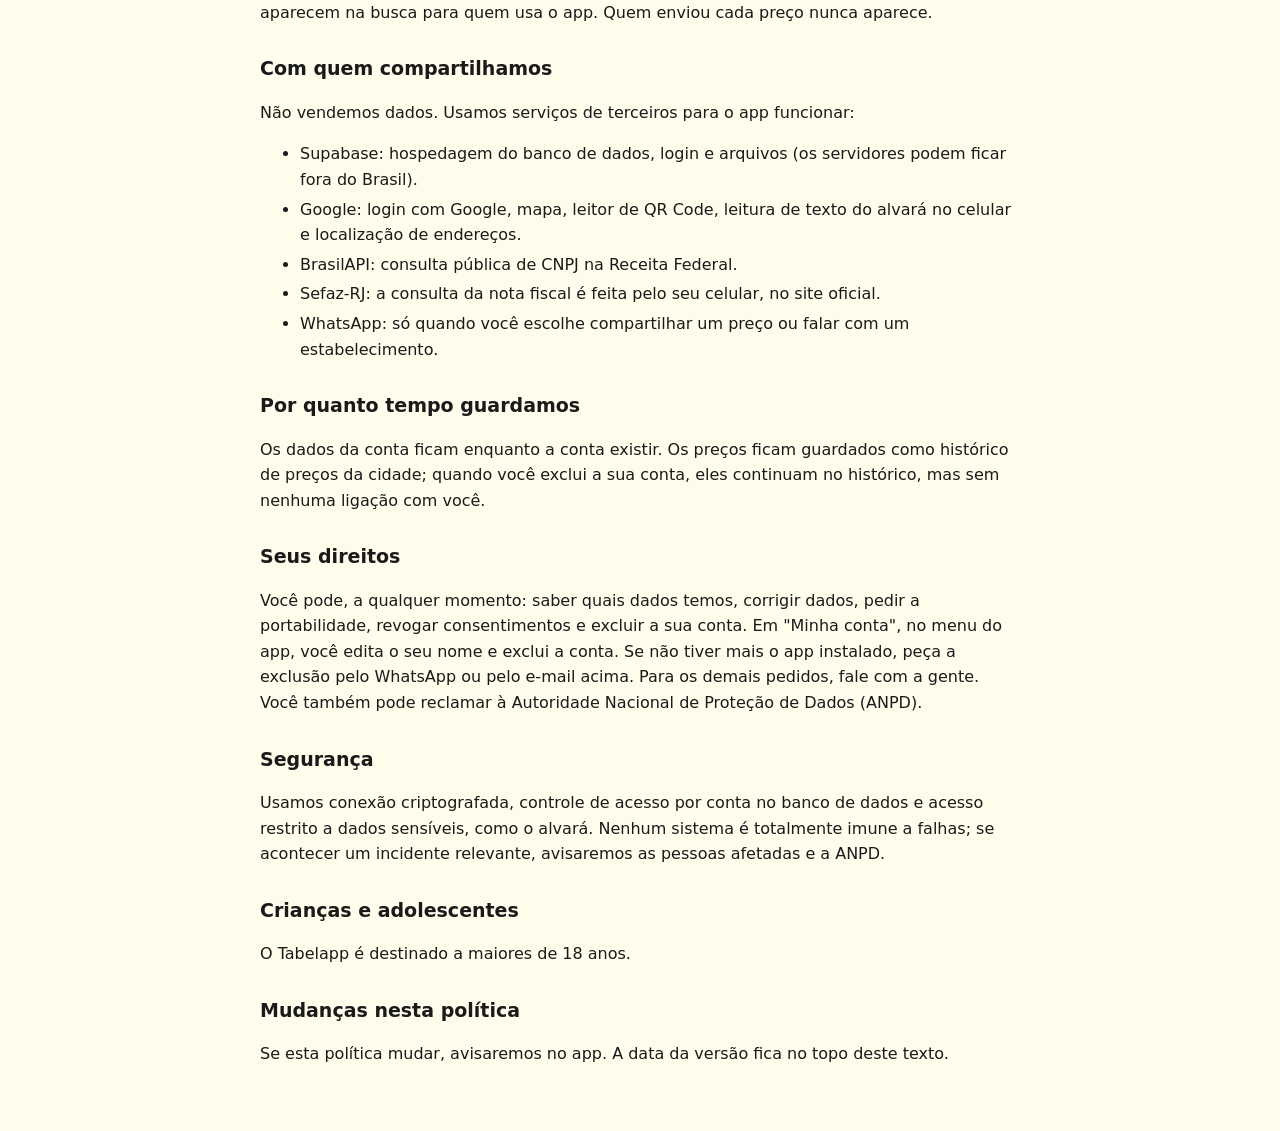
<file: docs/site/privacidade.html>
<!doctype html>
<html lang="pt-BR">
<head>
<meta charset="utf-8">
<meta name="viewport" content="width=device-width, initial-scale=1">
<title>Política de Privacidade do Tabelapp</title>
<style>
  body { margin: 0; background: #FFFCEB; color: #1A1A1A; font: 16px/1.6 system-ui, -apple-system, "Segoe UI", Roboto, sans-serif; }
  header { background: #FFE000; padding: 16px; }
  header strong { color: #C00000; font-size: 22px; }
  main { max-width: 760px; margin: 0 auto; padding: 16px 20px 48px; }
  h1 { font-size: 26px; line-height: 1.25; }
  h2 { font-size: 19px; margin-top: 28px; }
  li { margin: 4px 0; }
</style>
</head>
<body>
<header><strong>Tabelapp</strong> · Quem pesquisa economiza</header>
<main>
<h1>Política de Privacidade do Tabelapp</h1>
<p>Versão de 13 de outubro de 2026.</p>
<p>O Tabelapp reúne preços de produtos e serviços para que as pessoas possam comparar antes de comprar. Esta política explica, de forma simples, quais dados usamos, por que usamos e quais são os seus direitos, conforme a Lei Geral de Proteção de Dados (Lei nº 13.709/2018, a LGPD).</p>
<h2>Quem é o responsável</h2>
<p>O responsável pelo tratamento dos dados (controlador) é Thomaz Correa Guimarães da Cunha, criador do Tabelapp. Fale com a gente pelo WhatsApp (24) 98802-9067 ou pelo e-mail tabelapp.economia@gmail.com.</p>
<h2>Quais dados usamos</h2>
<p><strong>Conta:</strong> nome, e-mail e o tipo de conta (pessoa ou estabelecimento). A senha é guardada de forma criptografada pelo serviço de login e nós não temos acesso a ela. Se você entrar com o Google, recebemos o seu nome e e-mail do Google.</p>
<p><strong>Notas fiscais que você envia:</strong> o app abre a consulta pública da nota no site da Sefaz-RJ, no seu próprio celular, e guarda somente os dados do vendedor (nome, CNPJ e endereço), os produtos, os preços, a data da compra e a chave de acesso da nota. Os dados do comprador, como o CPF, nunca são guardados. Também guardamos qual conta enviou cada nota, para evitar abusos (limite diário de notas).</p>
<p><strong>Estabelecimentos e anunciantes (conta de CNPJ):</strong> CNPJ, nome, endereço (no caso de anunciante sem ponto de venda, o endereço da empresa, que não aparece na busca), telefone, WhatsApp, site, a posição da loja no mapa, dados públicos da Receita Federal e a foto do alvará ou de um documento da empresa. A foto do alvará é privada: só a nossa equipe a vê, para confirmar que quem cadastra é responsável pela empresa.</p>
<p><strong>Localização:</strong> quando você permite, o app usa a sua localização no próprio celular para mostrar a distância até as lojas e o seu ponto no mapa. Ela é enviada ao servidor apenas para calcular distâncias na busca e não é guardada. A única exceção é quando o dono de um estabelecimento toca em &quot;Estou na loja&quot;: aí a posição do celular é guardada como a posição da loja no mapa (e aparece na busca).</p>
<p><strong>Uso do app:</strong> listas de compras, preços que você denuncia como &quot;não confere&quot;, interesse em planos e a contagem de visualizações de banners (uma por pessoa por dia, para não cobrar a mais dos anunciantes).</p>
<p><strong>Erros:</strong> quando algo falha, um registro técnico fica guardado só no seu celular, sem CPF, para ajudar a entender o problema.</p>
<h2>Para que usamos</h2>
<ul>
<li>Mostrar e comparar preços, montar listas e relatórios.</li>
<li>Manter a sua conta e a segurança do app (evitar preços falsos e abusos).</li>
<li>Verificar estabelecimentos e exibir os dados deles na busca.</li>
<li>Melhorar o app e ajustar os planos com base no uso (dados agregados).</li>
<li>Falar com você quando você pedir (por exemplo, &quot;Quero ser avisado&quot;).</li>
</ul>
<p>As bases legais são a execução do serviço que você pediu, o nosso legítimo interesse em manter o app seguro e confiável e, quando for o caso, o seu consentimento (como a localização).</p>
<h2>O que fica público</h2>
<p>Os preços, os produtos e os dados do estabelecimento (nome, endereço, telefone e site) aparecem na busca para quem usa o app. Quem enviou cada preço nunca aparece.</p>
<h2>Com quem compartilhamos</h2>
<p>Não vendemos dados. Usamos serviços de terceiros para o app funcionar:</p>
<ul>
<li>Supabase: hospedagem do banco de dados, login e arquivos (os servidores podem ficar fora do Brasil).</li>
<li>Google: login com Google, mapa, leitor de QR Code, leitura de texto do alvará no celular e localização de endereços.</li>
<li>BrasilAPI: consulta pública de CNPJ na Receita Federal.</li>
<li>Sefaz-RJ: a consulta da nota fiscal é feita pelo seu celular, no site oficial.</li>
<li>WhatsApp: só quando você escolhe compartilhar um preço ou falar com um estabelecimento.</li>
</ul>
<h2>Por quanto tempo guardamos</h2>
<p>Os dados da conta ficam enquanto a conta existir. Os preços ficam guardados como histórico de preços da cidade; quando você exclui a sua conta, eles continuam no histórico, mas sem nenhuma ligação com você.</p>
<h2>Seus direitos</h2>
<p>Você pode, a qualquer momento: saber quais dados temos, corrigir dados, pedir a portabilidade, revogar consentimentos e excluir a sua conta. Em &quot;Minha conta&quot;, no menu do app, você edita o seu nome e exclui a conta. Se não tiver mais o app instalado, peça a exclusão pelo WhatsApp ou pelo e-mail acima. Para os demais pedidos, fale com a gente. Você também pode reclamar à Autoridade Nacional de Proteção de Dados (ANPD).</p>
<h2>Segurança</h2>
<p>Usamos conexão criptografada, controle de acesso por conta no banco de dados e acesso restrito a dados sensíveis, como o alvará. Nenhum sistema é totalmente imune a falhas; se acontecer um incidente relevante, avisaremos as pessoas afetadas e a ANPD.</p>
<h2>Crianças e adolescentes</h2>
<p>O Tabelapp é destinado a maiores de 18 anos.</p>
<h2>Mudanças nesta política</h2>
<p>Se esta política mudar, avisaremos no app. A data da versão fica no topo deste texto.</p>
</main>
</body>
</html>
</file>
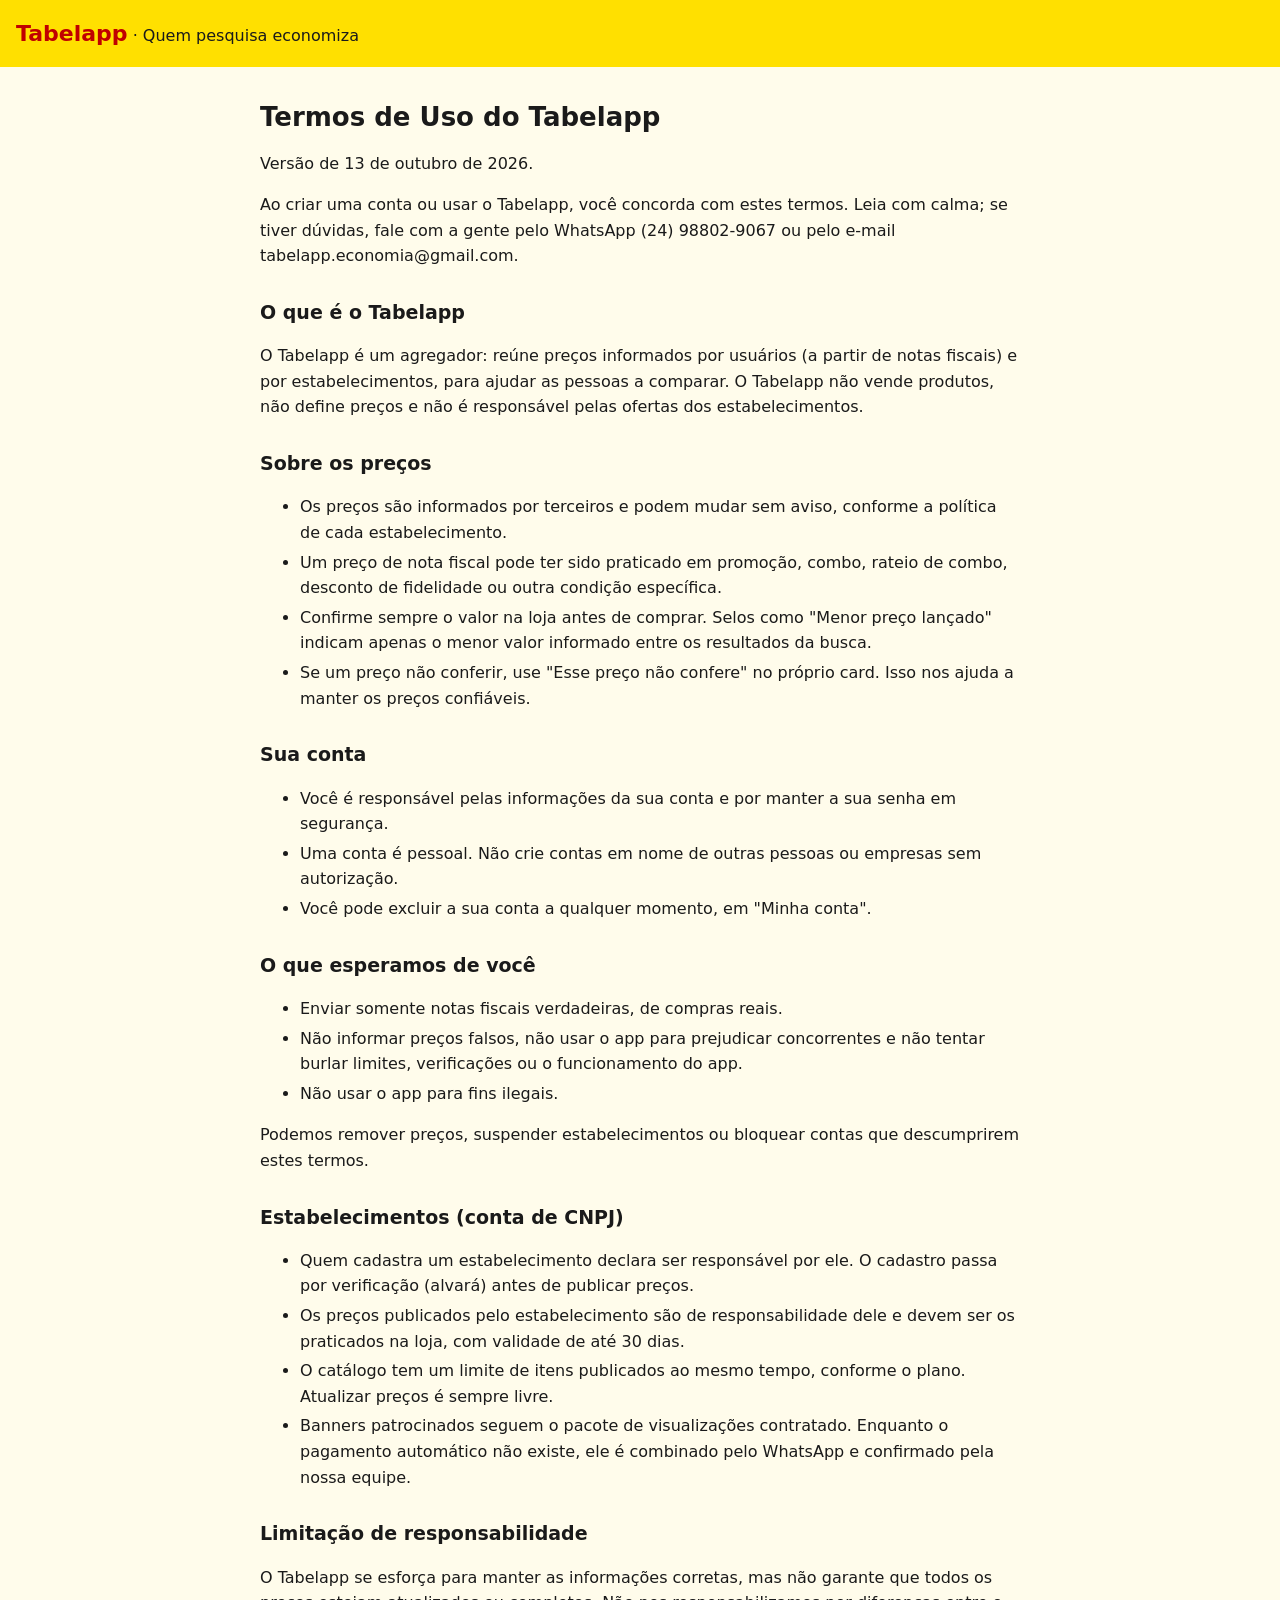
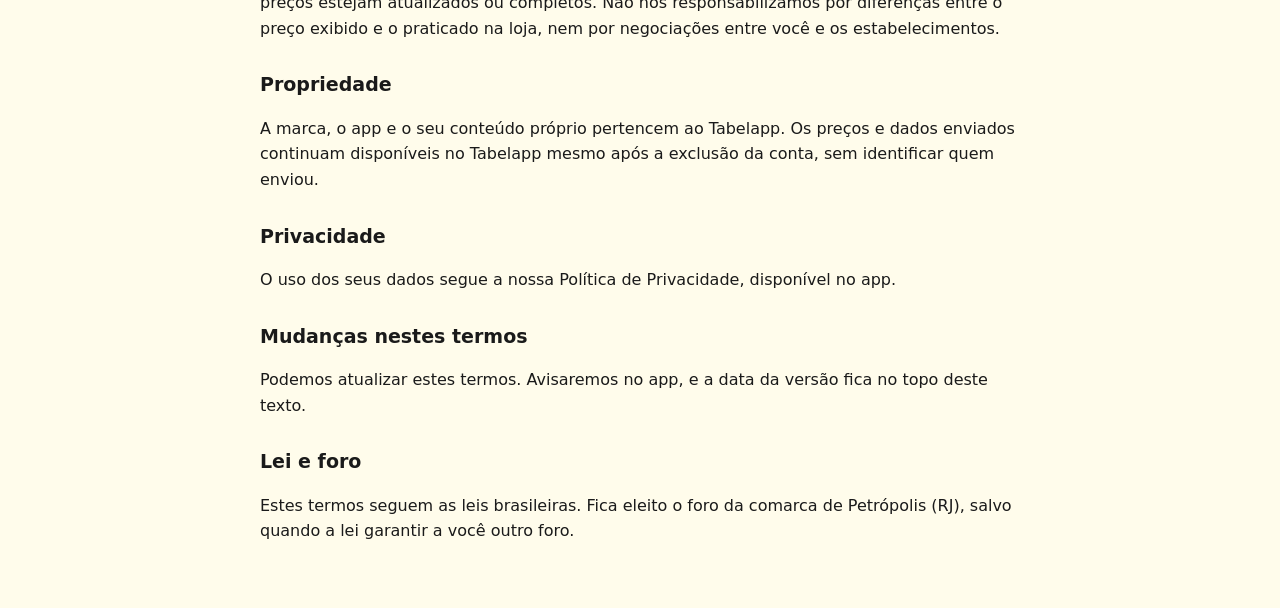
<file: docs/site/termos.html>
<!doctype html>
<html lang="pt-BR">
<head>
<meta charset="utf-8">
<meta name="viewport" content="width=device-width, initial-scale=1">
<title>Termos de Uso do Tabelapp</title>
<style>
  body { margin: 0; background: #FFFCEB; color: #1A1A1A; font: 16px/1.6 system-ui, -apple-system, "Segoe UI", Roboto, sans-serif; }
  header { background: #FFE000; padding: 16px; }
  header strong { color: #C00000; font-size: 22px; }
  main { max-width: 760px; margin: 0 auto; padding: 16px 20px 48px; }
  h1 { font-size: 26px; line-height: 1.25; }
  h2 { font-size: 19px; margin-top: 28px; }
  li { margin: 4px 0; }
</style>
</head>
<body>
<header><strong>Tabelapp</strong> · Quem pesquisa economiza</header>
<main>
<h1>Termos de Uso do Tabelapp</h1>
<p>Versão de 13 de outubro de 2026.</p>
<p>Ao criar uma conta ou usar o Tabelapp, você concorda com estes termos. Leia com calma; se tiver dúvidas, fale com a gente pelo WhatsApp (24) 98802-9067 ou pelo e-mail tabelapp.economia@gmail.com.</p>
<h2>O que é o Tabelapp</h2>
<p>O Tabelapp é um agregador: reúne preços informados por usuários (a partir de notas fiscais) e por estabelecimentos, para ajudar as pessoas a comparar. O Tabelapp não vende produtos, não define preços e não é responsável pelas ofertas dos estabelecimentos.</p>
<h2>Sobre os preços</h2>
<ul>
<li>Os preços são informados por terceiros e podem mudar sem aviso, conforme a política de cada estabelecimento.</li>
<li>Um preço de nota fiscal pode ter sido praticado em promoção, combo, rateio de combo, desconto de fidelidade ou outra condição específica.</li>
<li>Confirme sempre o valor na loja antes de comprar. Selos como &quot;Menor preço lançado&quot; indicam apenas o menor valor informado entre os resultados da busca.</li>
<li>Se um preço não conferir, use &quot;Esse preço não confere&quot; no próprio card. Isso nos ajuda a manter os preços confiáveis.</li>
</ul>
<h2>Sua conta</h2>
<ul>
<li>Você é responsável pelas informações da sua conta e por manter a sua senha em segurança.</li>
<li>Uma conta é pessoal. Não crie contas em nome de outras pessoas ou empresas sem autorização.</li>
<li>Você pode excluir a sua conta a qualquer momento, em &quot;Minha conta&quot;.</li>
</ul>
<h2>O que esperamos de você</h2>
<ul>
<li>Enviar somente notas fiscais verdadeiras, de compras reais.</li>
<li>Não informar preços falsos, não usar o app para prejudicar concorrentes e não tentar burlar limites, verificações ou o funcionamento do app.</li>
<li>Não usar o app para fins ilegais.</li>
</ul>
<p>Podemos remover preços, suspender estabelecimentos ou bloquear contas que descumprirem estes termos.</p>
<h2>Estabelecimentos (conta de CNPJ)</h2>
<ul>
<li>Quem cadastra um estabelecimento declara ser responsável por ele. O cadastro passa por verificação (alvará) antes de publicar preços.</li>
<li>Os preços publicados pelo estabelecimento são de responsabilidade dele e devem ser os praticados na loja, com validade de até 30 dias.</li>
<li>O catálogo tem um limite de itens publicados ao mesmo tempo, conforme o plano. Atualizar preços é sempre livre.</li>
<li>Banners patrocinados seguem o pacote de visualizações contratado. Enquanto o pagamento automático não existe, ele é combinado pelo WhatsApp e confirmado pela nossa equipe.</li>
</ul>
<h2>Limitação de responsabilidade</h2>
<p>O Tabelapp se esforça para manter as informações corretas, mas não garante que todos os preços estejam atualizados ou completos. Não nos responsabilizamos por diferenças entre o preço exibido e o praticado na loja, nem por negociações entre você e os estabelecimentos.</p>
<h2>Propriedade</h2>
<p>A marca, o app e o seu conteúdo próprio pertencem ao Tabelapp. Os preços e dados enviados continuam disponíveis no Tabelapp mesmo após a exclusão da conta, sem identificar quem enviou.</p>
<h2>Privacidade</h2>
<p>O uso dos seus dados segue a nossa Política de Privacidade, disponível no app.</p>
<h2>Mudanças nestes termos</h2>
<p>Podemos atualizar estes termos. Avisaremos no app, e a data da versão fica no topo deste texto.</p>
<h2>Lei e foro</h2>
<p>Estes termos seguem as leis brasileiras. Fica eleito o foro da comarca de Petrópolis (RJ), salvo quando a lei garantir a você outro foro.</p>
</main>
</body>
</html>
</file>
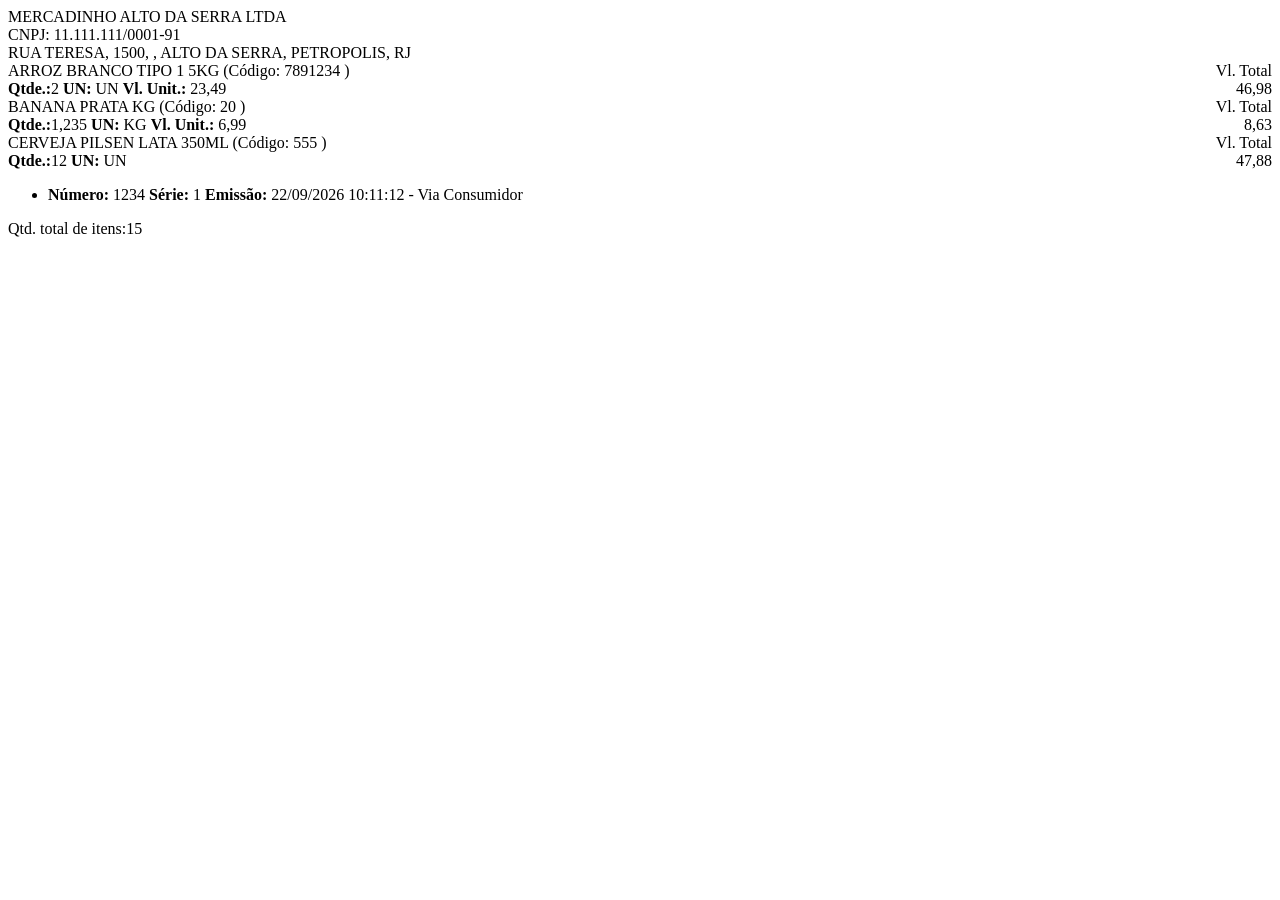
<file: core/src/test/resources/nfce/consulta_rj.html>
<!DOCTYPE html>
<!-- Página de consulta NFC-e no layout padrão do portal (dados fictícios). -->
<html>
<head><title>NFC-e - Consulta</title></head>
<body>
<div id="conteudo">
  <div class="txtCenter">
    <div id="u20" class="txtTopo">MERCADINHO ALTO DA SERRA LTDA</div>
    <div class="text">CNPJ:
      11.111.111/0001-91
    </div>
    <div class="text">RUA TERESA, 1500, , ALTO DA SERRA, PETROPOLIS, RJ</div>
  </div>
  <table id="tabResult" data-filter="true" cellspacing="0" cellpadding="0" border="0" width="100%" align="center">
    <tr id="Item + 1">
      <td valign="top">
        <span class="txtTit">ARROZ BRANCO TIPO 1 5KG</span>
        <span class="RCod">(Código: 7891234 )</span><br>
        <span class="Rqtd"><strong>Qtde.:</strong>2</span>
        <span class="RUN"><strong>UN: </strong>UN</span>
        <span class="RvlUnit"><strong>Vl. Unit.:</strong>&nbsp;23,49</span>
      </td>
      <td align="right" valign="top" class="txtTit noWrap">Vl. Total<br><span class="valor">46,98</span></td>
    </tr>
    <tr id="Item + 2">
      <td valign="top">
        <span class="txtTit">BANANA PRATA KG</span>
        <span class="RCod">(Código: 20 )</span><br>
        <span class="Rqtd"><strong>Qtde.:</strong>1,235</span>
        <span class="RUN"><strong>UN: </strong>KG</span>
        <span class="RvlUnit"><strong>Vl. Unit.:</strong>&nbsp;6,99</span>
      </td>
      <td align="right" valign="top" class="txtTit noWrap">Vl. Total<br><span class="valor">8,63</span></td>
    </tr>
    <tr id="Item + 3">
      <td valign="top">
        <span class="txtTit">CERVEJA PILSEN LATA 350ML</span>
        <span class="RCod">(Código: 555 )</span><br>
        <span class="Rqtd"><strong>Qtde.:</strong>12</span>
        <span class="RUN"><strong>UN: </strong>UN</span>
      </td>
      <td align="right" valign="top" class="txtTit noWrap">Vl. Total<br><span class="valor">47,88</span></td>
    </tr>
  </table>
  <div data-role="collapsible">
    <ul><li><strong>Número: </strong>1234<strong> Série: </strong>1<strong> Emissão: </strong>22/09/2026 10:11:12 - Via Consumidor</li></ul>
  </div>
  <div id="totalNota" class="txtRight">
    <div id="linhaTotal"><label>Qtd. total de itens:</label><span class="totalNumb">15</span></div>
  </div>
</div>
</body>
</html>
</file>
<file: site/style.css>
/* Tabelapp — site estático. Mesma paleta escura do app; destaque no amarelo da marca (o mesmo da logo). */
:root {
  --fundo: #16171C;
  --topo: #283847;
  --cartao: #26282B;
  --superficie: #2A2C30;
  --texto: #ECEDEF;
  --texto-2: #A9ACB1;
  --contorno: #3F4246;
  --amarelo: #FDDE03;
  --destaque: var(--amarelo);
  --sobre-destaque: #1A1600;
  --whatsapp: #1FA855;
}
* { box-sizing: border-box; }
html { -webkit-text-size-adjust: 100%; }
body {
  margin: 0; background: var(--fundo); color: var(--texto);
  font: 16px/1.6 system-ui, -apple-system, "Segoe UI", Roboto, sans-serif;
}
a { color: var(--destaque); }
header.topo { background: var(--topo); border-bottom: 2px solid var(--amarelo); }
.barra { max-width: 960px; margin: 0 auto; padding: 12px 16px; display: flex; align-items: center; gap: 12px; flex-wrap: wrap; }
.marca { display: flex; align-items: center; gap: 10px; color: var(--texto); text-decoration: none; font-weight: 800; font-size: 22px; }
.marca svg { width: 36px; height: 36px; flex: none; }
nav { display: flex; gap: 4px 16px; flex-wrap: wrap; margin-left: auto; }
nav a { color: var(--texto); text-decoration: none; font-size: 15px; padding: 4px 0; }
nav a[aria-current="page"] { color: var(--destaque); font-weight: 700; }
main { max-width: 960px; margin: 0 auto; padding: 24px 16px 48px; }
main.texto { max-width: 760px; }
h1 { font-size: 28px; line-height: 1.25; margin: 8px 0 12px; }
h2 { font-size: 20px; margin-top: 32px; }
p, li { color: var(--texto); }
.sub { color: var(--texto-2); }
.hero { padding: 24px 0 8px; }
.hero h1 { font-size: 34px; }
.grade { display: grid; gap: 16px; grid-template-columns: 1fr; margin-top: 20px; }
@media (min-width: 640px) { .grade { grid-template-columns: repeat(2, 1fr); } }
@media (min-width: 900px) { .grade.quatro { grid-template-columns: repeat(4, 1fr); } }
.cartao { background: var(--cartao); border: 1px solid var(--contorno); border-radius: 12px; padding: 18px; }
.cartao h3 { margin: 0 0 6px; font-size: 18px; }
.cartao.destaque { border: 2px solid var(--amarelo); }
.preco { font-size: 28px; font-weight: 800; color: #FFFFFF; margin: 6px 0 0; }
.preco small { font-size: 15px; font-weight: 400; color: var(--texto-2); }
.itens { color: var(--texto-2); margin: 2px 0 0; }
.botao {
  display: inline-block; background: var(--destaque); color: var(--sobre-destaque); font-weight: 700;
  text-decoration: none; padding: 12px 20px; border-radius: 24px; margin-top: 12px;
}
.botao.whatsapp { background: var(--whatsapp); color: #FFFFFF; }
.aviso { background: var(--superficie); border-left: 3px solid var(--amarelo); padding: 12px 16px; border-radius: 6px; margin: 20px 0; }
ol li, ul li { margin: 4px 0; }
footer { border-top: 1px solid var(--contorno); color: var(--texto-2); font-size: 14px; }
footer .barra { display: block; padding: 20px 16px 32px; }
footer p { margin: 4px 0; color: var(--texto-2); }
footer strong { color: var(--texto); }
/* Segurança: nenhuma imagem passa da largura do que a contém (sem rolagem horizontal). */
img { max-width: 100%; height: auto; }
main, .grade, .cartao, .ilustrada, .texto-ilustrado { min-width: 0; }

/* Tabelinha (mascote de apoio; a lupa continua sendo a marca). Imagens já transparentes: sem sombra.
   Celular: a imagem fica acima (cartões) ou abaixo (seções) do texto. */
.ilustra { display: block; height: auto; max-width: 100%; object-fit: contain; }
.ilustrada { display: flex; flex-direction: column; align-items: center; gap: 8px; }
.texto-ilustrado { width: 100%; }
.ilustra-topo { width: 160px; }
.ilustra-lado { width: 150px; }
.ilustra-cartao { width: auto; height: 110px; margin: 0 auto 10px; }
@media (min-width: 640px) and (max-width: 767px) {
  .ilustrada { flex-direction: row; align-items: center; gap: 24px; }
  .texto-ilustrado { flex: 1; }
  .ilustra { flex: none; }
  .ilustra-topo { width: 220px; }
  .ilustra-lado { width: 170px; }
  .ilustra-cartao { height: 130px; }
}
/* Computador: duas colunas, texto à esquerda e imagem à direita, centralizados na vertical.
   Nenhuma imagem passa de 300 px de altura nem de 320 px de largura. */
@media (min-width: 768px) {
  .ilustrada { display: grid; grid-template-columns: minmax(0, 1fr) auto; align-items: center; gap: 32px; }
  .ilustra-topo, .ilustra-lado { width: auto; max-width: 320px; max-height: 300px; }
  .ilustra-topo { height: 280px; }
  .ilustra-lado { height: 180px; }
  /* Cartões: a Tabelinha vira um selo pequeno no canto de cima, ao lado do título. Fica fora do fluxo
     do texto, então o cartão tem exatamente o tamanho de antes das imagens. */
  .cartao.com-ilustra { position: relative; }
  .cartao.com-ilustra .ilustra-cartao { position: absolute; top: 8px; right: 14px; width: auto; height: 52px; max-width: 90px; margin: 0; }
  .cartao.com-ilustra h3 { padding-right: 96px; }
}
</file>
